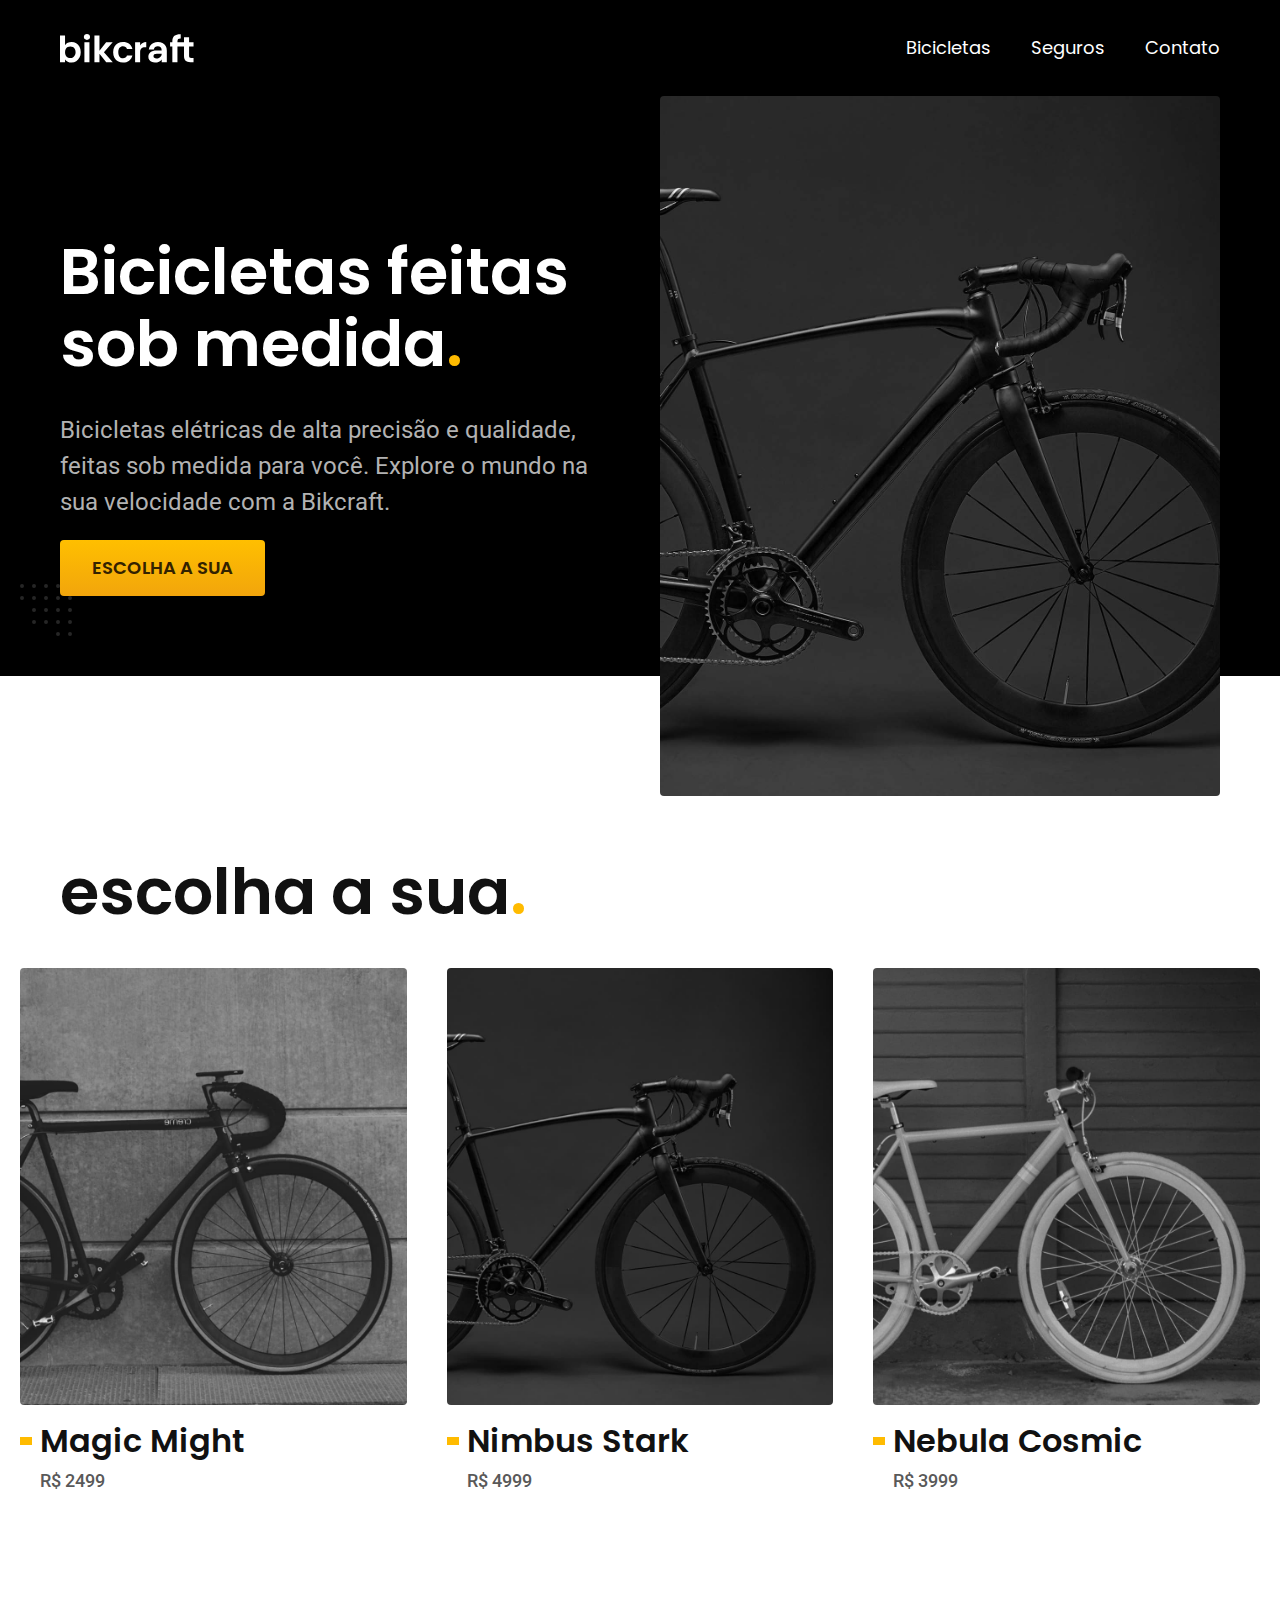
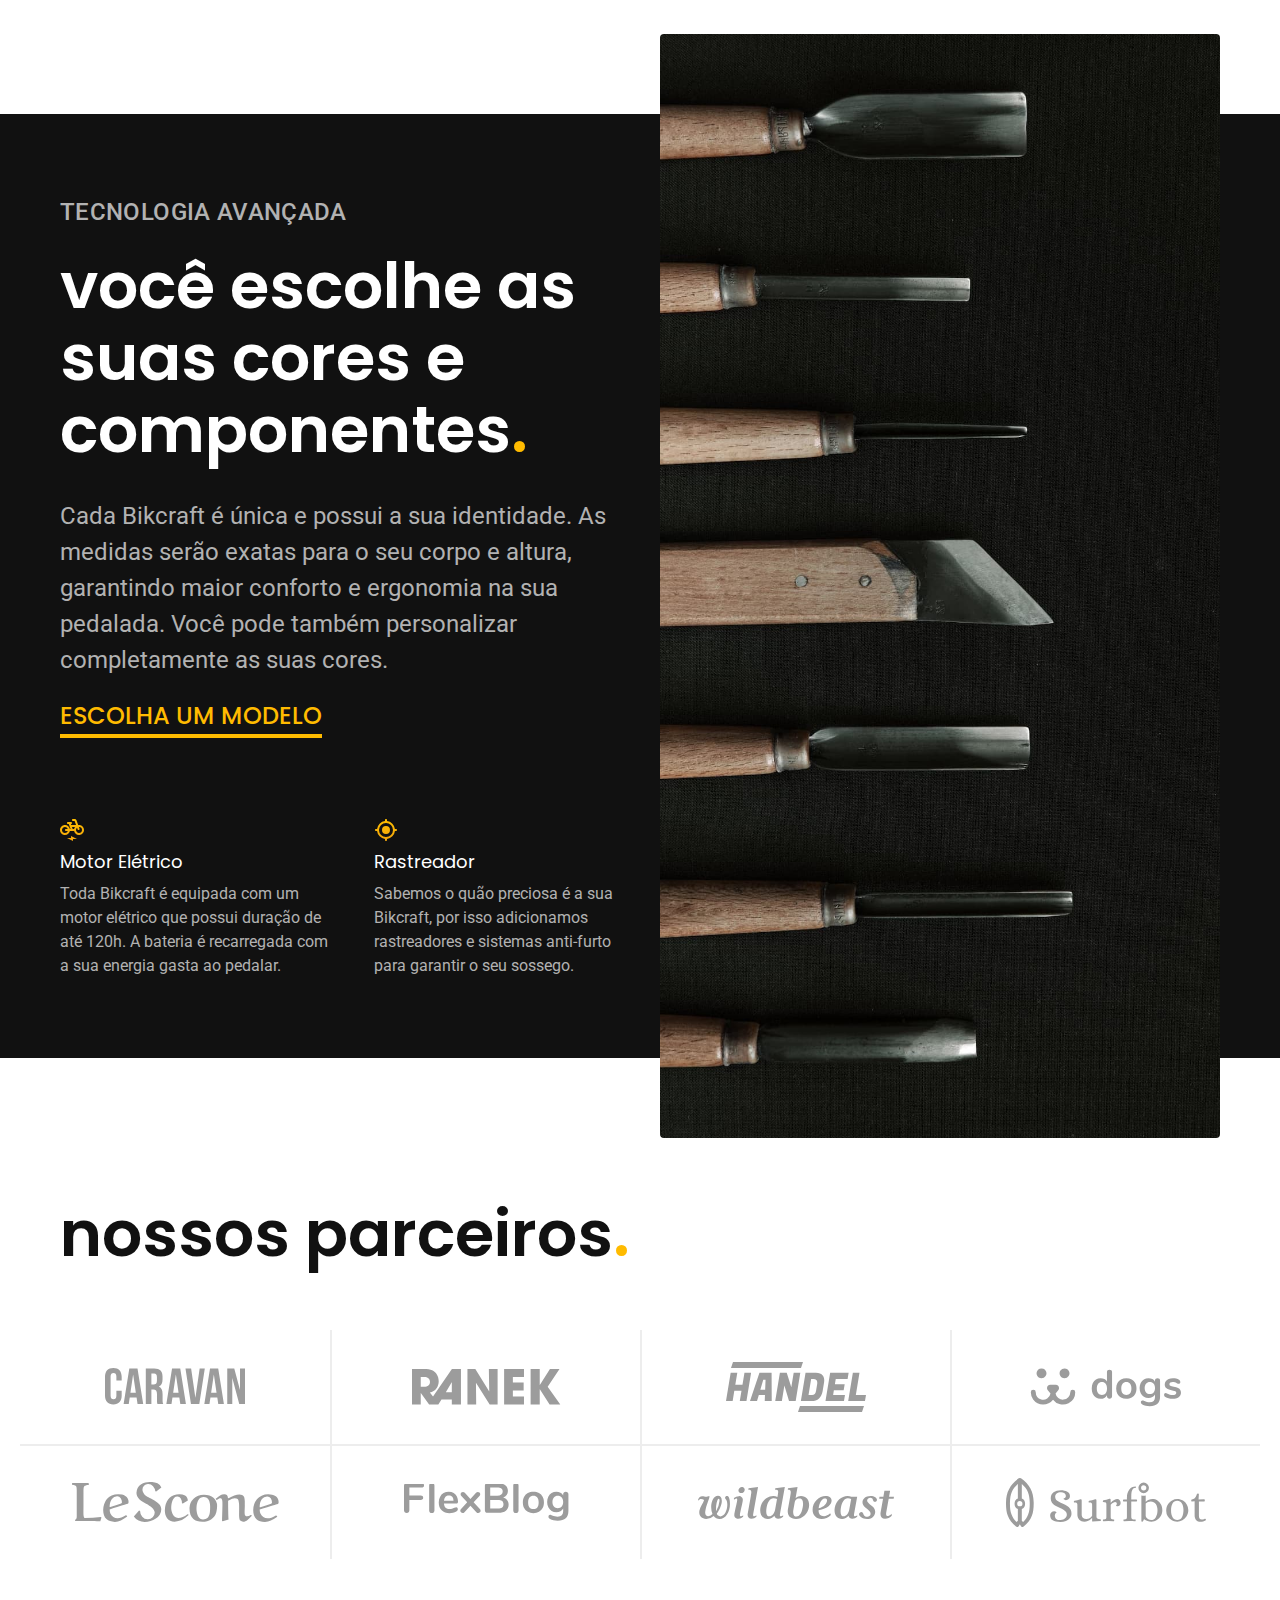
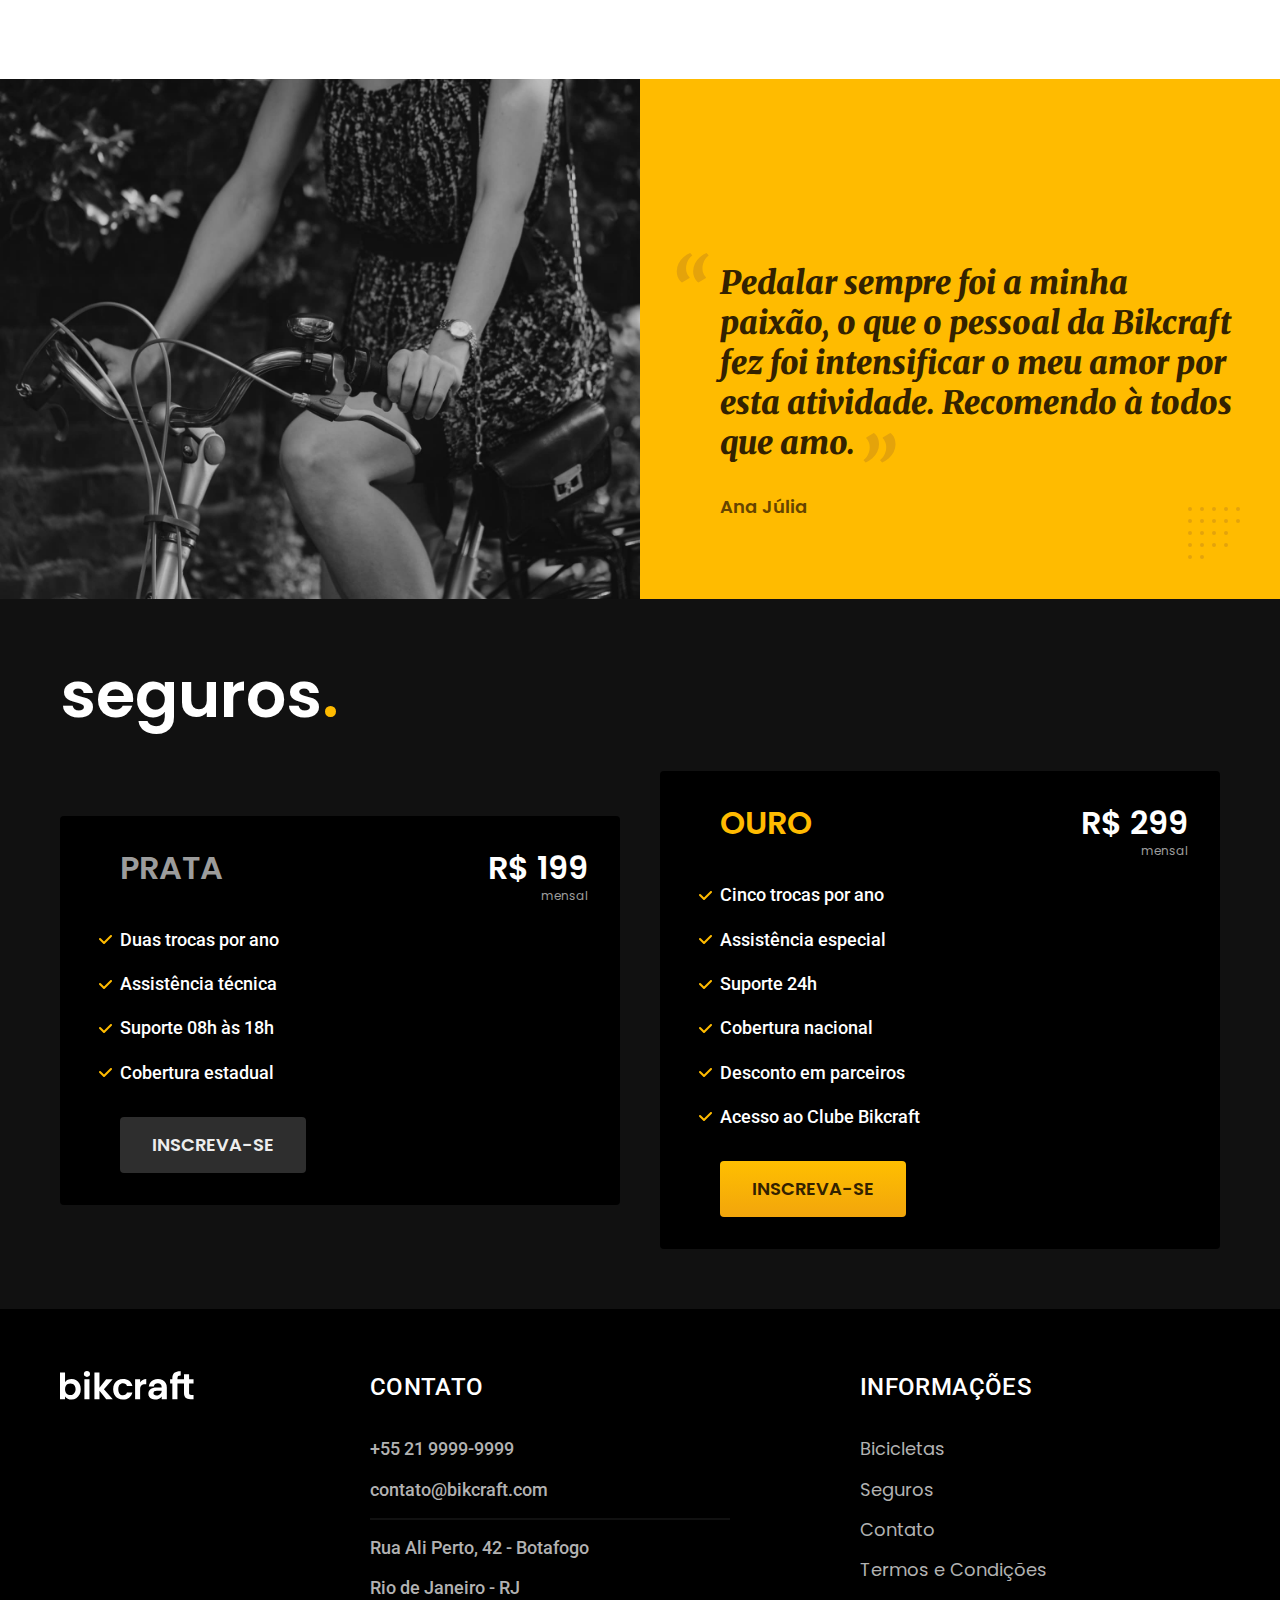
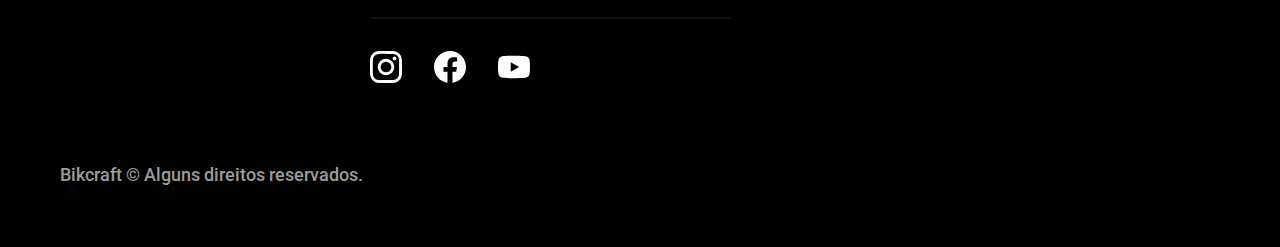
<file: index.html>
<!DOCTYPE html>
<html lang="pt-br">

<head>
  <meta charset="UTF-8">
  <meta name="viewport" content="width=device-width, initial-scale=1.0">

  <title>Bikcraft - Bicicletas Elétricas</title>
  <meta name="description" content="Bicicletas elétricas de alta precisão e qualidade, feitas sob medida para o cliente. Explore o mundo na sua velocidade com a Bikcraft.">

 
   <link rel="shortcut icon" href="./favicon.svg" type="image/x-icon">
  <link rel="preload" href="./css/style.min.css" as="style">
  <link rel="stylesheet" href="./css/style.min.css">

  <script>document.documentElement.classList.add('js');</script>
  <link rel="preconnect" href="https://fonts.googleapis.com">
  <link rel="preconnect" href="https://fonts.gstatic.com" crossorigin>
  <link href="https://fonts.googleapis.com/css2?family=Merriweather:ital,wght@1,900&family=Poppins:wght@400;600&family=Roboto:wght@400;500&display=swap" rel="stylesheet">
  <link rel="preconnect" href="https://fonts.googleapis.com">
  
</head>

<body>
  <header class="header-bg">
    <div class="header container">
      <a href="./">
        <img src="./img/bikcraft.svg" width="136" height="32" alt="Bikcraft">
      </a>

      <nav aria-label="primaria">
        <ul class="header-menu font-1-m cor-0">
          <li><a href="./bicicletas.html">Bicicletas</a></li>
          <li><a href="./seguros.html">Seguros</a></li>
          <li><a href="./contato.html">Contato</a></li>
        </ul>
      </nav>
    </div>
  </header>

  <main class="introducao-bg" data-anime="500">
    <div class="introducao container">
      <div class="introducao-conteudo">
        <h1 class="font-1-xxl cor-0 fadeInDown" data-anime="200">Bicicletas feitas sob medida<span class="cor-p1">.</span></h1>
        <p class="font-2-l cor-5 fadeInDown" data-anime="400">Bicicletas elétricas de alta precisão e qualidade, feitas sob medida para você. Explore o mundo na sua velocidade com a Bikcraft.</p>
        <a class="botao fadeInDown" data-anime="600" href="./bicicletas.html">Escolha a sua</a>
      </div>
      <picture data-anime="800" class="fadeInDown">
        <source media="(max-width: 800px)" srcset="./img/bicicletas/nimbus.jpg">
        <img src="./img/fotos/introducao.jpg" width="1280" height="1600" alt="Bicicleta elétrica preta.">
      </picture>
    </div>
  </main>

  <article class="bicicletas-lista">
    <h2 class="container font-1-xxl">escolha a sua<span class="cor-p1">.</span></h2>

    <ul>
      <li>
        <a href="./bicicletas/magic.html">
          <img src="./img/bicicletas/magic-home.jpg" alt="Bicicleta preta" width="920" height="1040">
          <h3 class="font-1-xl">Magic Might</h3>
          <span class="font-2-m cor-8">R$ 2499</span>
        </a>
      </li>
      <li>
        <a href="./bicicletas/nimbus.html">
          <img src="./img/bicicletas/nimbus-home.jpg" alt="Bicicleta preta" width="920" height="1040">
          <h3 class="font-1-xl">Nimbus Stark</h3>
          <span class="font-2-m cor-8">R$ 4999</span>
        </a>
      </li>
      <li>
        <a href="./bicicletas/nebula.html">
          <img src="./img/bicicletas/nebula-home.jpg" alt="Bicicleta preta" width="920" height="1040">
          <h3 class="font-1-xl">Nebula Cosmic</h3>
          <span class="font-2-m cor-8">R$ 3999</span>
        </a>
      </li>
    </ul>
  </article>

  <article class="tecnologia-bg">
    <div class="tecnologia container">
      <div class="tecnologia-conteudo">
        <span class="font-2-l-b cor-5">Tecnologia Avançada</span>
        <h2 class="font-1-xxl cor-0">você escolhe as suas cores e componentes<span class="cor-p1">.</span></h2>
        <p class="font-2-l cor-5">Cada Bikcraft é única e possui a sua identidade. As medidas serão exatas para o seu corpo e altura, garantindo maior conforto e ergonomia na sua pedalada. Você pode também personalizar completamente as suas cores.</p>
        <a class="link" href="./bicicletas.html">Escolha um modelo</a>
        <div class="tecnologia-vantagens">
          <div>
            <img src="./img/icones/eletrica.svg" width="24" height="24" alt="">
            <h3 class="font-1-m cor-0">Motor Elétrico</h3>
            <p class="font-2-s cor-5">Toda Bikcraft é equipada com um motor elétrico que possui duração de até 120h. A bateria é recarregada com a sua energia gasta ao pedalar.</p>
          </div>
          <div>
            <img src="./img/icones/rastreador.svg" width="24" height="24" alt="">
            <h3 class="font-1-m cor-0">Rastreador</h3>
            <p class="font-2-s cor-5">Sabemos o quão preciosa é a sua Bikcraft, por isso adicionamos rastreadores e sistemas anti-furto para garantir o seu sossego.</p>
          </div>
        </div>
      </div>
      <div class="tecnologia-imagem">
        <img src="./img/fotos/tecnologia.jpg" width="1200" height="1920" alt="">
      </div>
    </div>
  </article>

  <section class="parceiros" aria-label="Nossos Parceiros">
    <h2 class="container font-1-xxl">nossos parceiros<span class="cor-p1">.</span></h2>

    <ul>
      <li><img src="./img/parceiros/caravan.svg" alt="Caravan" width="140" height="38"></li>
      <li><img src="./img/parceiros/ranek.svg" alt="Ranek" width="149" height="36"></li>
      <li><img src="./img/parceiros/handel.svg" alt="Handel" width="140" height="50"></li>
      <li><img src="./img/parceiros/dogs.svg" alt="Dogs" width="152" height="39"></li>
      <li><img src="./img/parceiros/lescone.svg" alt="LeScone" width="208" height="41"></li>
      <li><img src="./img/parceiros/flexblog.svg" alt="FlexBlog" width="165" height="38"></li>
      <li><img src="./img/parceiros/wildbeast.svg" alt="Wildbeast" width="196" height="34"></li>
      <li><img src="./img/parceiros/surfbot.svg" alt="Surfbot" width="200" height="49"></li>
    </ul>
  </section>

  <section class="depoimento" aria-label="Depoimento">
    <div>
      <img src="./img/fotos/depoimento.jpg" width="1560" height="1360" alt="Pessoa pedalando uma bicicleta Bikcraft">
    </div>
    <div class="depoimento-conteudo">
      <blockquote class="font-1-xl cor-p5">
        <p>Pedalar sempre foi a minha paixão, o que o pessoal da Bikcraft fez foi intensificar o meu amor por esta atividade. Recomendo à todos que amo.</p>
      </blockquote>
      <span class="font-1-m-b cor-p4">Ana Júlia</span>
    </div>
  </section>

  <article class="seguros-bg">
    <div class="seguros container">
      <h2 class="font-1-xxl cor-0">seguros<span class="cor-p1">.</span></h2>
      <div class="seguros-item">
        <h3 class="font-1-xl cor-6">PRATA</h3>
        <span class="font-1-xl cor-0">R$ 199 <span class="font-1-xs cor-6">mensal</span></span>
        <ul class="font-2-m cor-0">
          <li>Duas trocas por ano</li>
          <li>Assistência técnica</li>
          <li>Suporte 08h às 18h</li>
          <li>Cobertura estadual</li>
        </ul>
        <a class="botao secundario" href="./orcamento.html?tipo=seguro&produto=prata">Inscreva-se</a>
      </div>

      <div class="seguros-item">
        <h3 class="font-1-xl cor-p1">OURO</h3>
        <span class="font-1-xl cor-0">R$ 299 <span class="font-1-xs cor-6">mensal</span></span>
        <ul class="font-2-m cor-0">
          <li>Cinco trocas por ano</li>
          <li>Assistência especial</li>
          <li>Suporte 24h</li>
          <li>Cobertura nacional</li>
          <li>Desconto em parceiros</li>
          <li>Acesso ao Clube Bikcraft</li>
        </ul>
        <a class="botao" href="./orcamento.html?tipo=seguro&produto=ouro">Inscreva-se</a>
      </div>
    </div>
  </article>

  <footer class="footer-bg">
    <div class="footer container">
      <img src="./img/bikcraft.svg" width="136" height="32" alt="Bikcraft">
      <div class="footer-contato">
        <h3 class="font-2-l-b cor-0">Contato</h3>
        <ul class="font-2-m cor-5">
          <li><a href="tel:+552199999999">+55 21 9999-9999</a></li>
          <li><a href="mailto:contato@bikcraft.com">contato@bikcraft.com</a></li>
          <li>Rua Ali Perto, 42 - Botafogo</li>
          <li>Rio de Janeiro - RJ</li>
        </ul>
        <div class="footer-redes">
          <a href="./">
            <img src="./img/redes/instagram.svg" width="32" height="32" alt="Instagram">
          </a>
          <a href="./">
            <img src="./img/redes/facebook.svg" width="32" height="32" alt="Facebook">
          </a>
          <a href="./">
            <img src="./img/redes/youtube.svg" width="32" height="32" alt="Youtube">
          </a>
        </div>
      </div>
      <div class="footer-informacoes">
        <h3 class="font-2-l-b cor-0">Informações</h3>
        <nav>
          <ul class="font-1-m cor-5">
            <li><a href="./bicicletas.html">Bicicletas</a></li>
            <li><a href="./seguros.html">Seguros</a></li>
            <li><a href="./contato.html">Contato</a></li>
            <li><a href="./termos.html">Termos e Condições</a></li>
          </ul>
        </nav>
      </div>
      <p class="footer-copy font-2-m cor-6">Bikcraft © Alguns direitos reservados.</p>
    </div>
  </footer>

  <script src="./js/plugins/simple-anime.js"></script>
  <script src="./js/script.js"></script>
</body>

</html>
</file>
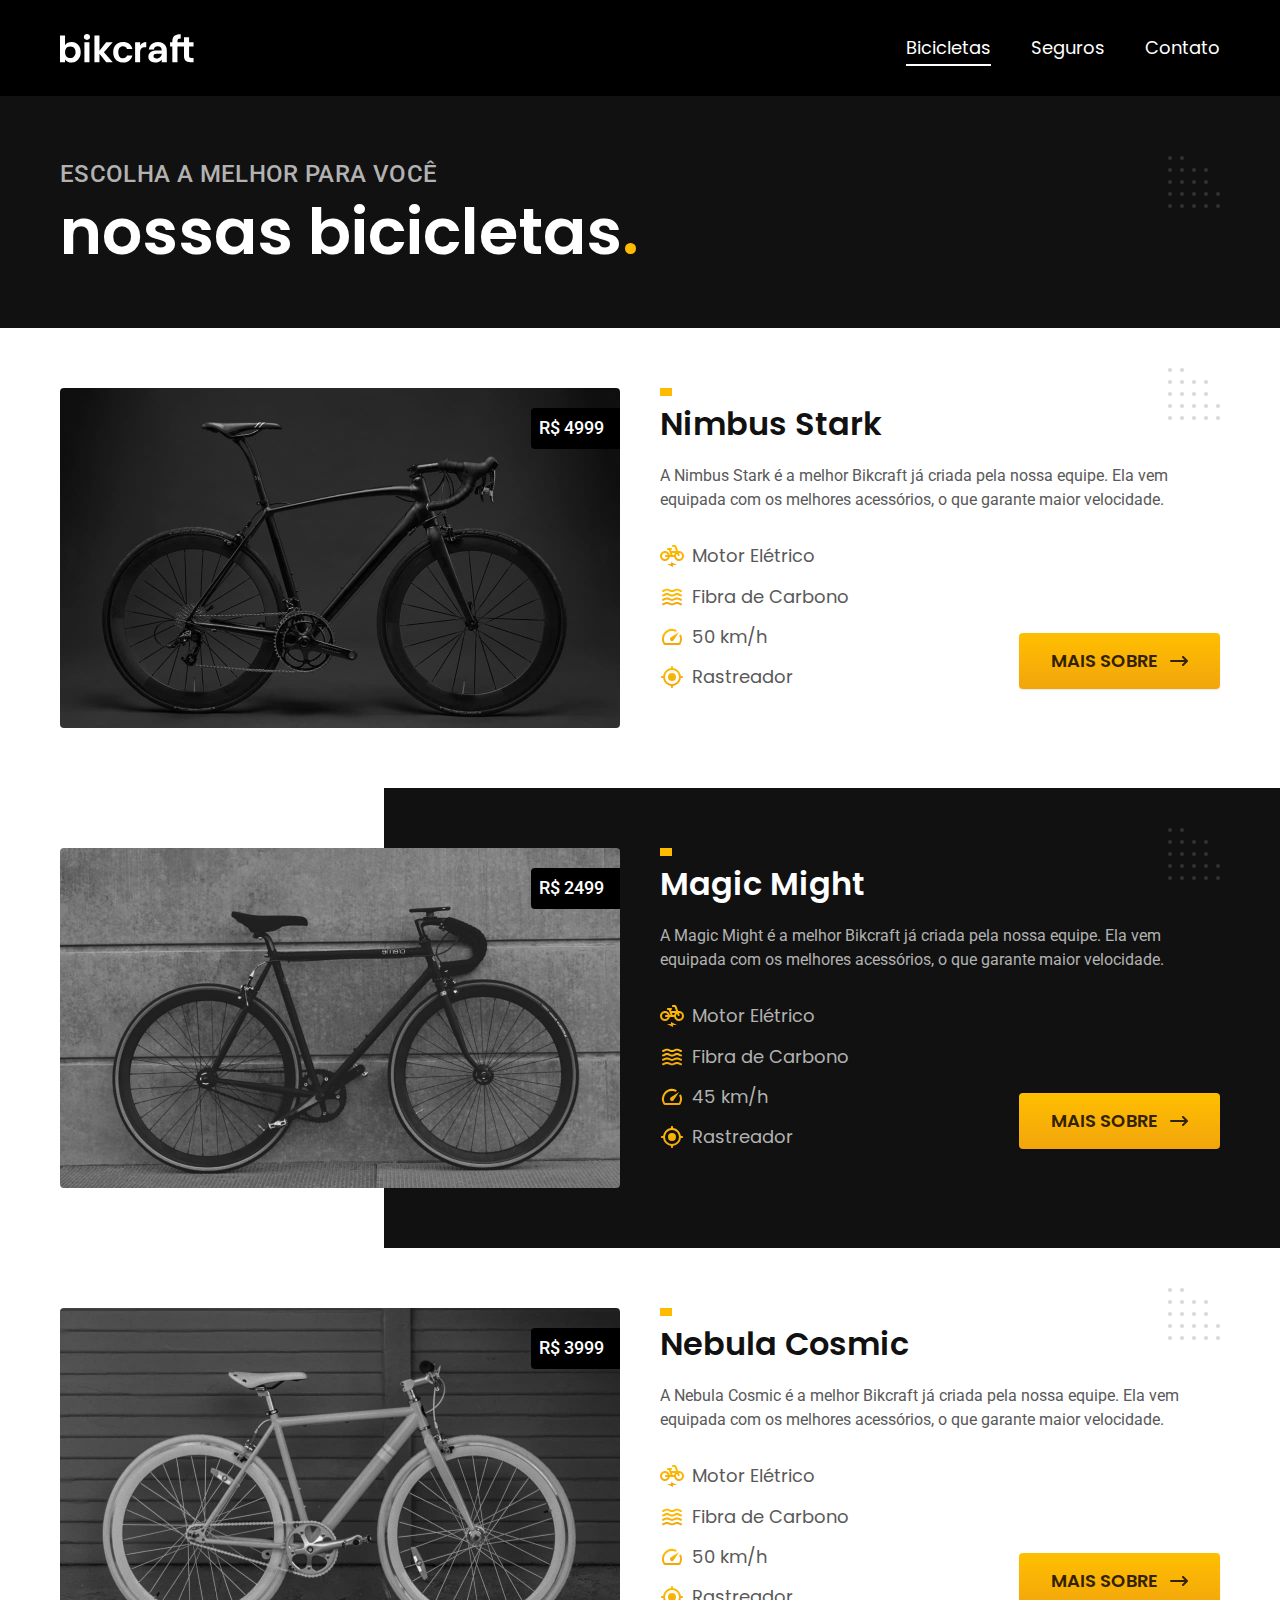
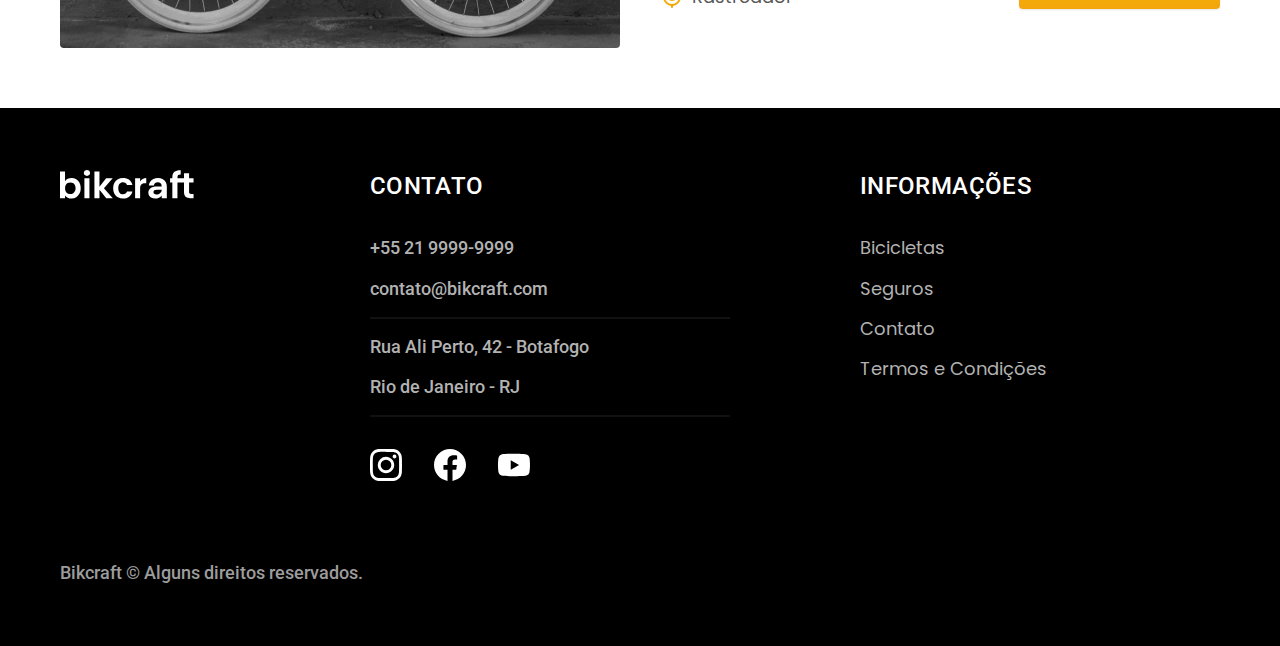
<file: bicicletas.html>
<!DOCTYPE html>
<html lang="pt-br">

<head>
  <meta charset="UTF-8">
  <meta name="viewport" content="width=device-width, initial-scale=1.0">

  <title>Bicicletas | Bikcraft</title>
  <meta name="description" content="Bicicletas">

   <link rel="shortcut icon" href="./favicon.svg" type="image/x-icon">
  <link rel="preload" href="./css/style.min.css" as="style">
  <link rel="stylesheet" href="./css/style.min.css">
<script>document.documentElement.classList.add('js');</script>
  <link rel="preconnect" href="https://fonts.googleapis.com">
  <link rel="preconnect" href="https://fonts.gstatic.com" crossorigin>
  <link href="https://fonts.googleapis.com/css2?family=Merriweather:ital,wght@1,900&family=Poppins:wght@400;600&family=Roboto:wght@400;500&display=swap" rel="stylesheet">
</head>

<body id="bicicletas">
  <header class="header-bg">
    <div class="header container">
      <a href="./">
        <img src="./img/bikcraft.svg" alt="Bikcraft">
      </a>

      <nav aria-label="primaria">
        <ul class="header-menu font-1-m cor-0">
          <li><a href="./bicicletas.html">Bicicletas</a></li>
          <li><a href="./seguros.html">Seguros</a></li>
          <li><a href="./contato.html">Contato</a></li>
        </ul>
      </nav>
    </div>
  </header>

  <main>
    <div class="titulo-bg">
      <div class="titulo container">
        <p class="font-2-l-b cor-5">Escolha a melhor para você</p>
        <h1 class="font-1-xxl cor-0">nossas bicicletas<span class="cor-p1">.</span></h1>
      </div>
    </div>

    <div class="bicicletas container">
      <div class="bicicletas-imagem">
        <img src="./img/bicicletas/nimbus.jpg" alt="Bicicleta preta">
        <span class="font-2-m cor-0">R$ 4999</span>
      </div>
      <div class="bicicletas-conteudo">
        <h2 class="font-1-xl">Nimbus Stark</h2>
        <p class="font-2-s cor-8">A Nimbus Stark é a melhor Bikcraft já criada pela nossa equipe. Ela vem equipada com os melhores acessórios, o que garante maior velocidade.</p>
        <ul class="font-1-m cor-8">
          <li>
            <img src="./img/icones/eletrica.svg" alt="">
            Motor Elétrico
          </li>
          <li>
            <img src="./img/icones/carbono.svg" alt="">
            Fibra de Carbono
          </li>
          <li>
            <img src="./img/icones/velocidade.svg" alt="">
            50 km/h
          </li>
          <li>
            <img src="./img/icones/rastreador.svg" alt="">
            Rastreador
          </li>
        </ul>
        <a class="botao seta" href="./bicicletas/nimbus.html">Mais Sobre</a>
      </div>
    </div>

    <div class="bicicletas-bg">
      <div class="bicicletas container">
        <div class="bicicletas-imagem">
          <img src="./img/bicicletas/magic.jpg" alt="Bicicleta preta">
          <span class="font-2-m cor-0">R$ 2499</span>
        </div>
        <div class="bicicletas-conteudo">
          <h2 class="font-1-xl cor-0">Magic Might</h2>
          <p class="font-2-s cor-5">A Magic Might é a melhor Bikcraft já criada pela nossa equipe. Ela vem equipada com os melhores acessórios, o que garante maior velocidade.</p>
          <ul class="font-1-m cor-5">
            <li>
              <img src="./img/icones/eletrica.svg" alt="">
              Motor Elétrico
            </li>
            <li>
              <img src="./img/icones/carbono.svg" alt="">
              Fibra de Carbono
            </li>
            <li>
              <img src="./img/icones/velocidade.svg" alt="">
              45 km/h
            </li>
            <li>
              <img src="./img/icones/rastreador.svg" alt="">
              Rastreador
            </li>
          </ul>
          <a class="botao seta" href="./bicicletas/magic.html">Mais Sobre</a>
        </div>
      </div>
    </div>

    <div class="bicicletas container">
      <div class="bicicletas-imagem">
        <img src="./img/bicicletas/nebula.jpg" alt="Bicicleta preta">
        <span class="font-2-m cor-0">R$ 3999</span>
      </div>
      <div class="bicicletas-conteudo">
        <h2 class="font-1-xl">Nebula Cosmic</h2>
        <p class="font-2-s cor-8">A Nebula Cosmic é a melhor Bikcraft já criada pela nossa equipe. Ela vem equipada com os melhores acessórios, o que garante maior velocidade.</p>
        <ul class="font-1-m cor-8">
          <li>
            <img src="./img/icones/eletrica.svg" alt="">
            Motor Elétrico
          </li>
          <li>
            <img src="./img/icones/carbono.svg" alt="">
            Fibra de Carbono
          </li>
          <li>
            <img src="./img/icones/velocidade.svg" alt="">
            50 km/h
          </li>
          <li>
            <img src="./img/icones/rastreador.svg" alt="">
            Rastreador
          </li>
        </ul>
        <a class="botao seta" href="./bicicletas/nebula.html">Mais Sobre</a>
      </div>
    </div>

  </main>

  <footer class="footer-bg">
    <div class="footer container">
      <img src="./img/bikcraft.svg" alt="Bikcraft">
      <div class="footer-contato">
        <h3 class="font-2-l-b cor-0">Contato</h3>
        <ul class="font-2-m cor-5">
          <li><a href="tel:+552199999999">+55 21 9999-9999</a></li>
          <li><a href="mailto:contato@bikcraft.com">contato@bikcraft.com</a></li>
          <li>Rua Ali Perto, 42 - Botafogo</li>
          <li>Rio de Janeiro - RJ</li>
        </ul>
        <div class="footer-redes">
          <a href="./">
            <img src="./img/redes/instagram.svg" alt="Instagram">
          </a>
          <a href="./">
            <img src="./img/redes/facebook.svg" alt="Facebook">
          </a>
          <a href="./">
            <img src="./img/redes/youtube.svg" alt="Youtube">
          </a>
        </div>
      </div>
      <div class="footer-informacoes">
        <h3 class="font-2-l-b cor-0">Informações</h3>
        <nav>
          <ul class="font-1-m cor-5">
            <li><a href="./bicicletas.html">Bicicletas</a></li>
            <li><a href="./seguros.html">Seguros</a></li>
            <li><a href="./contato.html">Contato</a></li>
            <li><a href="./termos.html">Termos e Condições</a></li>
          </ul>
        </nav>
      </div>
      <p class="footer-copy font-2-m cor-6">Bikcraft © Alguns direitos reservados.</p>
    </div>
  </footer>
  <script src="./js/script.js"></script>
</body>

</html>
</file>
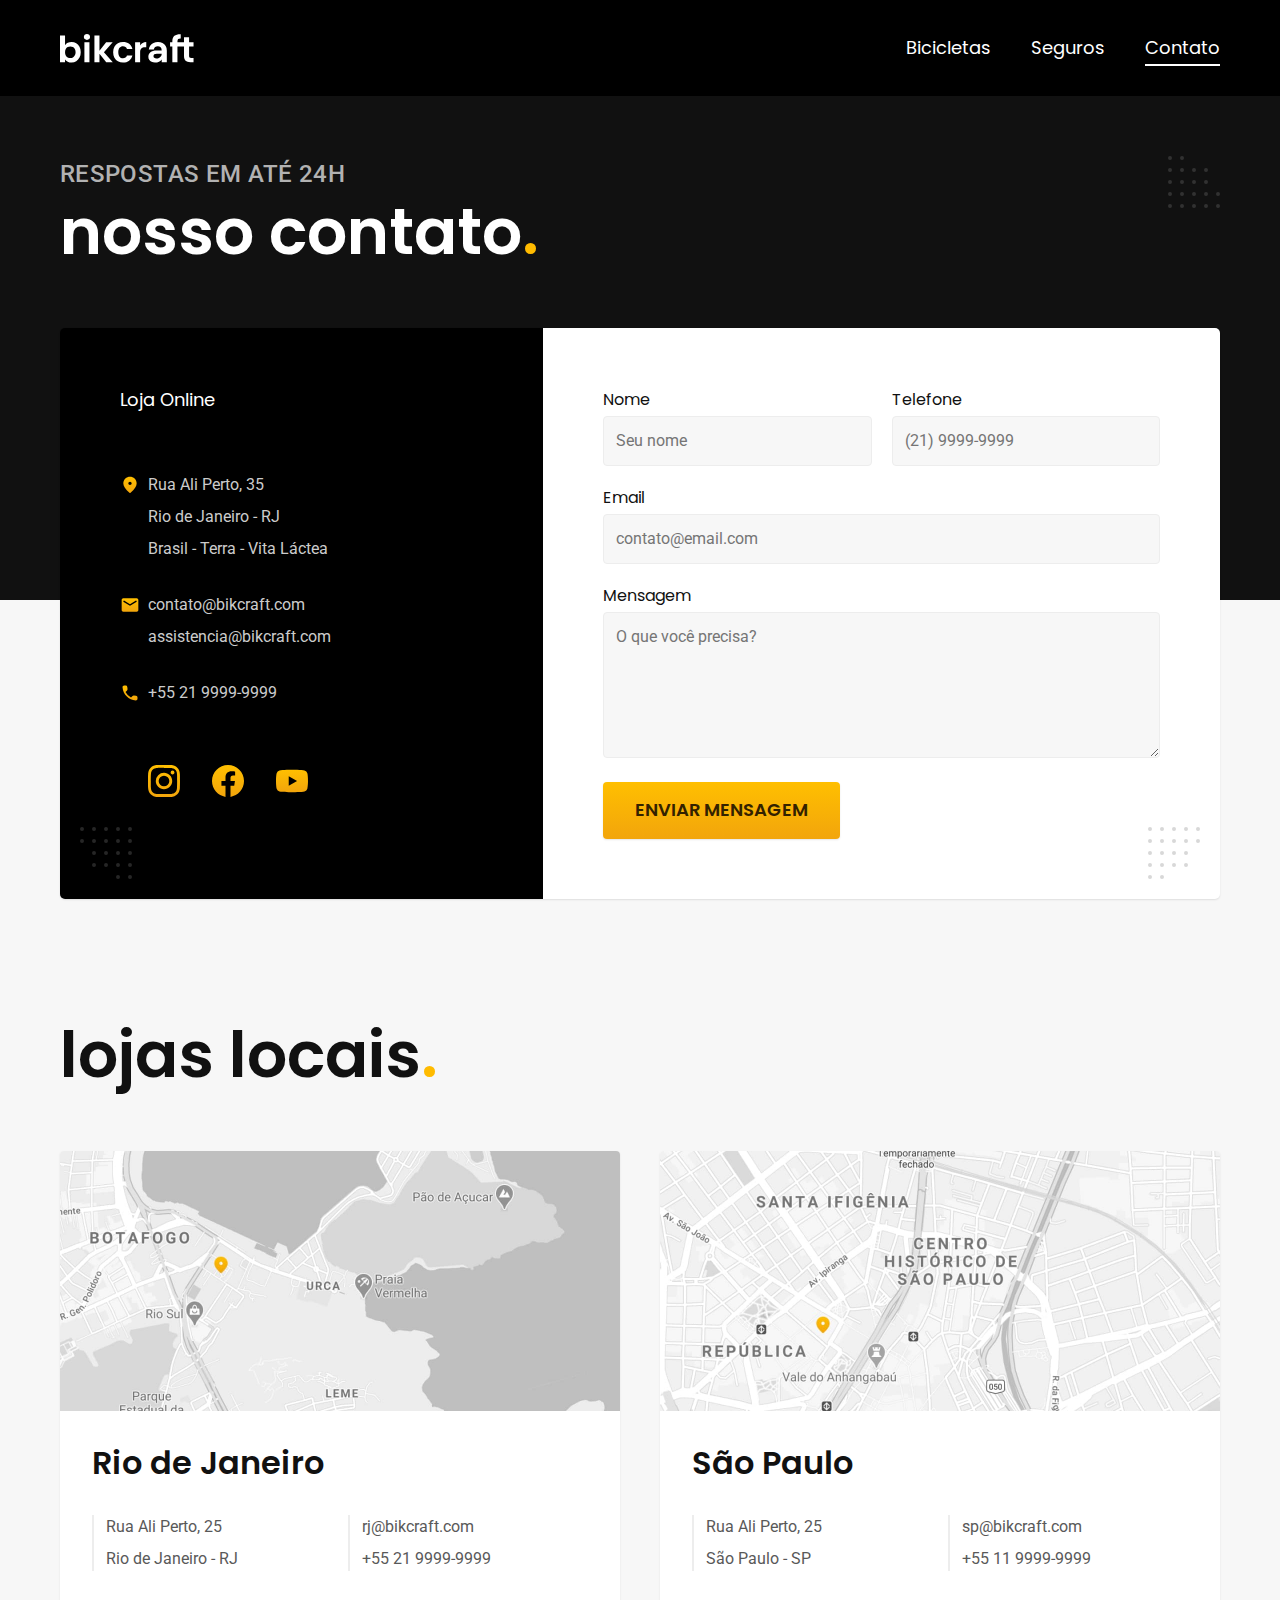
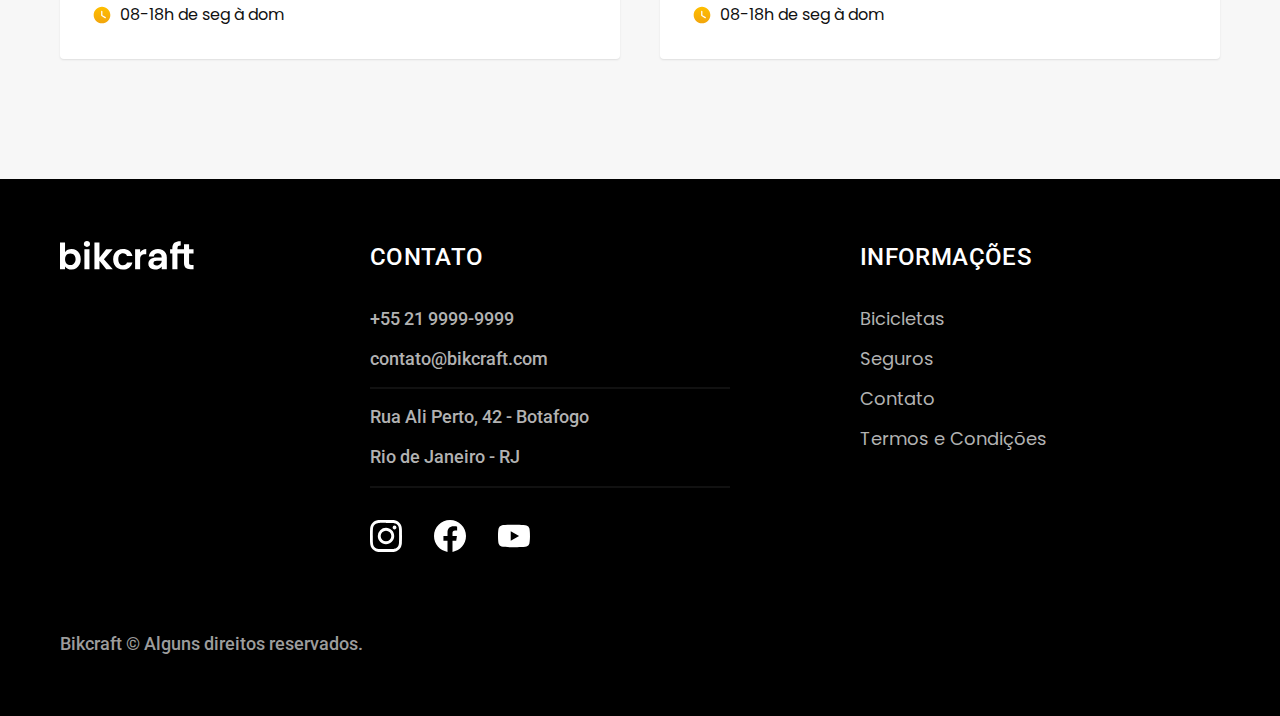
<file: contato.html>
<!DOCTYPE html>
<html lang="pt-br">

<head>
  <meta charset="UTF-8">
  <meta name="viewport" content="width=device-width, initial-scale=1.0">

  <title>Contato | Bikcraft</title>
  <meta name="description" content="Contato.">

   <link rel="shortcut icon" href="./favicon.svg" type="image/x-icon">
  <link rel="preload" href="./css/style.min.css" as="style">
  <link rel="stylesheet" href="./css/style.min.css">
<script>document.documentElement.classList.add('js');</script>
  <link rel="preconnect" href="https://fonts.googleapis.com">
  <link rel="preconnect" href="https://fonts.gstatic.com" crossorigin>
  <link href="https://fonts.googleapis.com/css2?family=Merriweather:ital,wght@1,900&family=Poppins:wght@400;600&family=Roboto:wght@400;500&display=swap" rel="stylesheet">
</head>

<body id="contato">
  <header class="header-bg">
    <div class="header container">
      <a href="./">
        <img src="./img/bikcraft.svg" alt="Bikcraft">
      </a>

      <nav aria-label="primaria">
        <ul class="header-menu font-1-m cor-0">
          <li><a href="./bicicletas.html">Bicicletas</a></li>
          <li><a href="./seguros.html">Seguros</a></li>
          <li><a href="./contato.html">Contato</a></li>
        </ul>
      </nav>
    </div>
  </header>

  <main>
    <div class="titulo-bg">
      <div class="titulo container">
        <p class="font-2-l-b cor-5">Respostas em até 24h</p>
        <h1 class="font-1-xxl cor-0">nosso contato<span class="cor-p1">.</span></h1>
      </div>
    </div>

    <div class="contato container">
      <section class="contato-dados" aria-label="Endereço">
        <h2 class="font-1-m cor-0">Loja Online</h2>
        <div class="contato-endereco font-2-s cor-4">
          <p>Rua Ali Perto, 35</p>
          <p>Rio de Janeiro - RJ</p>
          <p>Brasil - Terra - Vita Láctea</p>
        </div>
        <address class="contato-meios font-2-s cor-4">
          <a href="mailto:contato@bikcraft.com">contato@bikcraft.com</a>
          <a href="mailto:assistencia@bikcraft.com">assistencia@bikcraft.com</a>
          <a href="tel:+552199999999">+55 21 9999-9999</a>
        </address>
        <div class="contato-redes">
          <a href="./">
            <img src="./img/redes/instagram-p.svg" alt="Instagram">
          </a>
          <a href="./">
            <img src="./img/redes/facebook-p.svg" alt="Facebook">
          </a>
          <a href="./">
            <img src="./img/redes/youtube-p.svg" alt="Youtube">
          </a>
        </div>
      </section>
      <section class="contato-formulario" aria-label="Formulário">
        <form class="form" action="./contato.html">
          <div>
            <label for="nome">Nome</label>
            <input type="text" id="nome" name="nome" placeholder="Seu nome">
          </div>
          <div>
            <label for="telefone">Telefone</label>
            <input type="text" id="telefone" name="telefone" placeholder="(21) 9999-9999">
          </div>
          <div class="col-2">
            <label for="email">Email</label>
            <input type="email" id="email" name="email" placeholder="contato@email.com">
          </div>
          <div class="col-2">
            <label for="mensagem">Mensagem</label>
            <textarea rows="5" id="mensagem" name="mensagem" placeholder="O que você precisa?"></textarea>
          </div>
          <button class="botao col-2">Enviar Mensagem</button>
        </form>
      </section>
    </div>
  </main>

  <article class="lojas container">
    <h2 class="font-1-xxl">lojas locais<span class="cor-p1">.</span></h2>
    <div class="lojas-item">
      <img src="./img/lojas/rj.jpg" alt="mapa marcando o endereço em Rua Ali Perto, 25 - Rio de Janeiro - RJ">
      <div class="lojas-conteudo">
        <h3 class="font-1-xl">Rio de Janeiro</h3>
        <div class="lojas-dados font-2-s cor-8">
          <p>Rua Ali Perto, 25</p>
          <p>Rio de Janeiro - RJ</p>
        </div>
        <div class="lojas-dados font-2-s cor-8">
          <a href="mailto:rj@bikcraft.com">rj@bikcraft.com</a>
          <a href="tel:+552199999999">+55 21 9999-9999</a>
        </div>
        <p class="lojas-tempo font-1-s"><img src="./img/icones/horario.svg" alt="">08-18h de seg à dom</p>
      </div>
    </div>

    <div class="lojas-item">
      <img src="./img/lojas/sp.jpg" alt="mapa marcando o endereço em Rua Ali Perto, 25 - São Paulo - SP">
      <div class="lojas-conteudo">
        <h3 class="font-1-xl">São Paulo</h3>
        <div class="lojas-dados font-2-s cor-8">
          <p>Rua Ali Perto, 25</p>
          <p>São Paulo - SP</p>
        </div>
        <div class="lojas-dados font-2-s cor-8">
          <a href="mailto:sp@bikcraft.com">sp@bikcraft.com</a>
          <a href="tel:+551199999999">+55 11 9999-9999</a>
        </div>
        <p class="lojas-tempo font-1-s"><img src="./img/icones/horario.svg" alt="">08-18h de seg à dom</p>
      </div>
    </div>
  </article>

  <footer class="footer-bg">
    <div class="footer container">
      <img src="./img/bikcraft.svg" alt="Bikcraft">
      <div class="footer-contato">
        <h3 class="font-2-l-b cor-0">Contato</h3>
        <ul class="font-2-m cor-5">
          <li><a href="tel:+552199999999">+55 21 9999-9999</a></li>
          <li><a href="mailto:contato@bikcraft.com">contato@bikcraft.com</a></li>
          <li>Rua Ali Perto, 42 - Botafogo</li>
          <li>Rio de Janeiro - RJ</li>
        </ul>
        <div class="footer-redes">
          <a href="./">
            <img src="./img/redes/instagram.svg" alt="Instagram">
          </a>
          <a href="./">
            <img src="./img/redes/facebook.svg" alt="Facebook">
          </a>
          <a href="./">
            <img src="./img/redes/youtube.svg" alt="Youtube">
          </a>
        </div>
      </div>
      <div class="footer-informacoes">
        <h3 class="font-2-l-b cor-0">Informações</h3>
        <nav>
          <ul class="font-1-m cor-5">
            <li><a href="./bicicletas.html">Bicicletas</a></li>
            <li><a href="./seguros.html">Seguros</a></li>
            <li><a href="./contato.html">Contato</a></li>
            <li><a href="./termos.html">Termos e Condições</a></li>
          </ul>
        </nav>
      </div>
      <p class="footer-copy font-2-m cor-6">Bikcraft © Alguns direitos reservados.</p>
    </div>
  </footer>
  <script src="./js/script.js"></script>
</body>

</html>
</file>
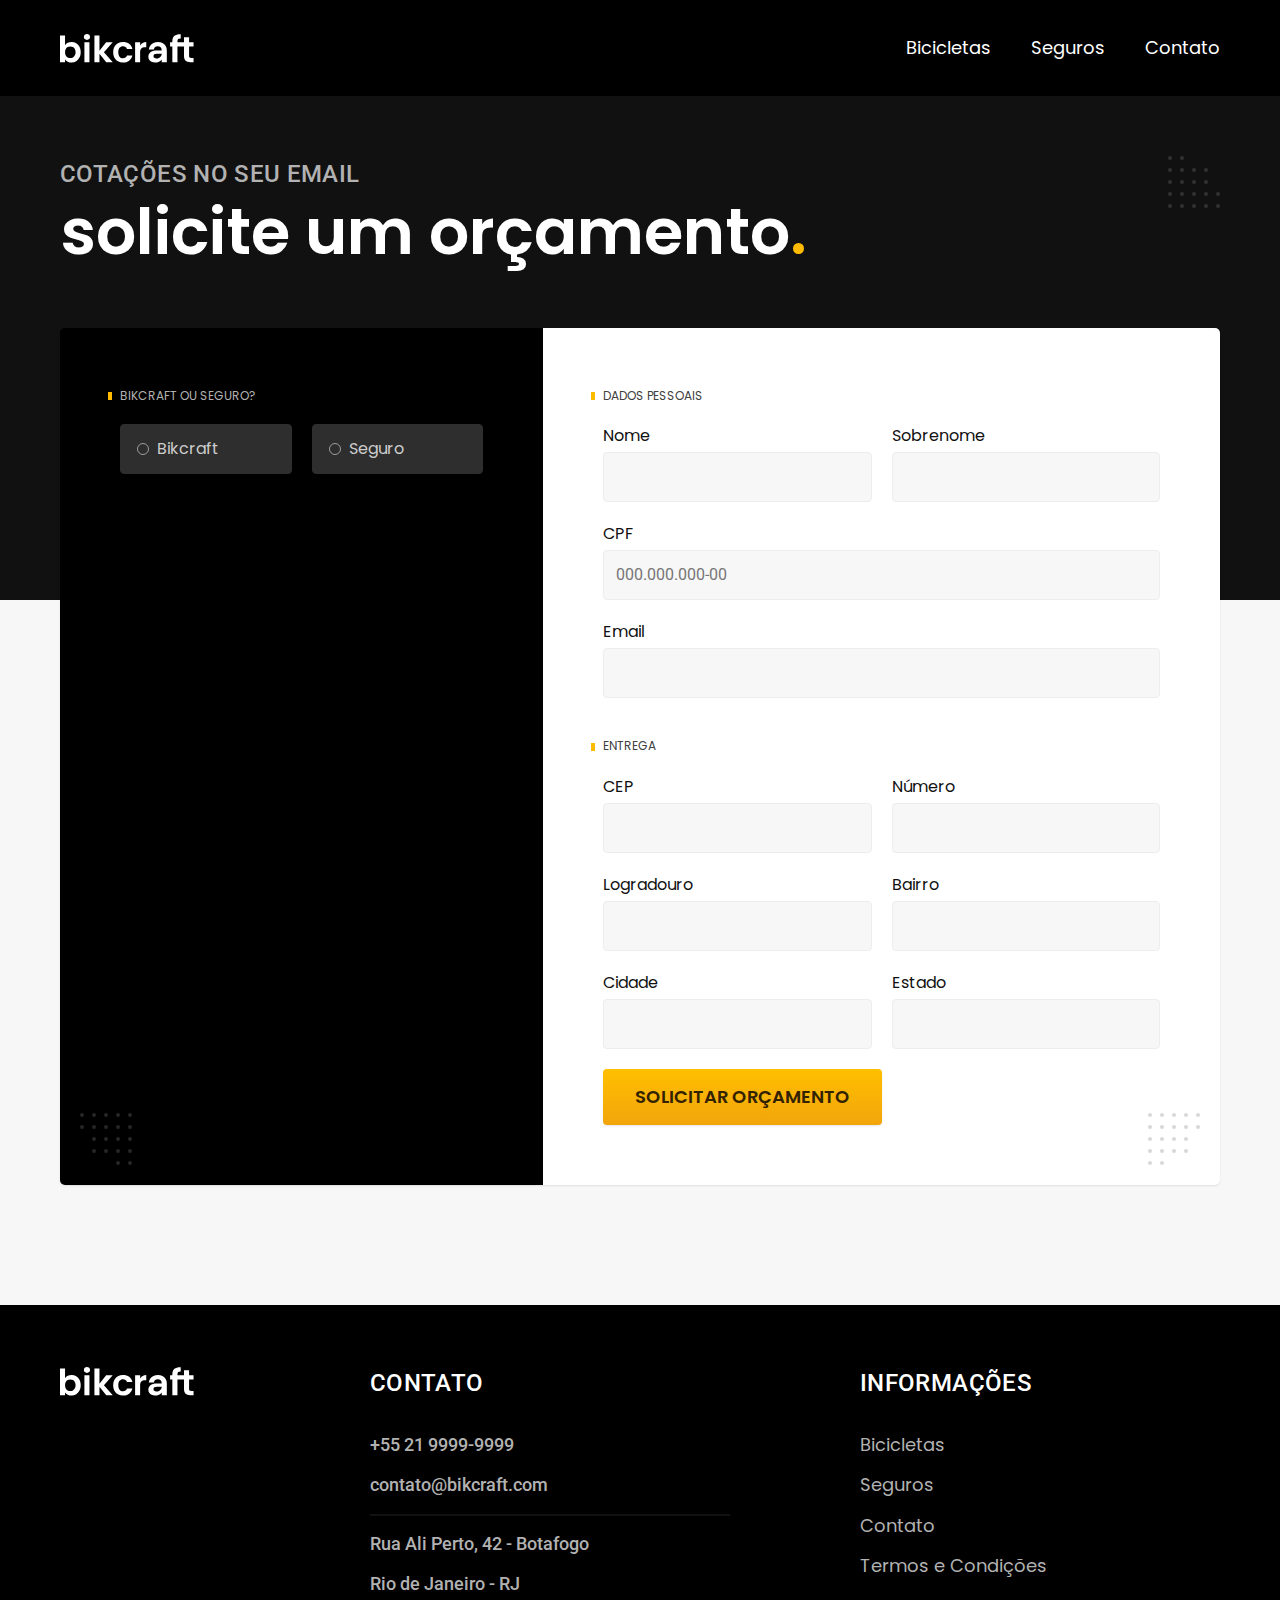
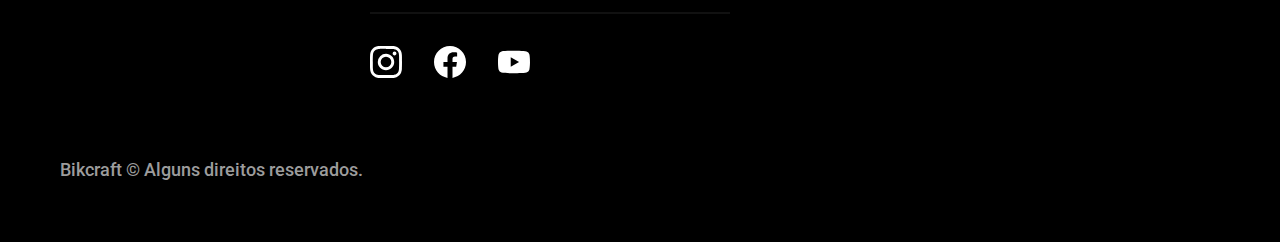
<file: orcamento.html>
<!DOCTYPE html>
<html lang="pt-br">

<head>
  <meta charset="UTF-8">
  <meta name="viewport" content="width=device-width, initial-scale=1.0">

  <title>Orçamento | Bikcraft</title>
  <meta name="description" content="Orçamento.">

   <link rel="shortcut icon" href="./favicon.svg" type="image/x-icon">
  <link rel="preload" href="./css/style.min.css" as="style">
  <link rel="stylesheet" href="./css/style.min.css">
<script>document.documentElement.classList.add('js');</script>
  <link rel="preconnect" href="https://fonts.googleapis.com">
  <link rel="preconnect" href="https://fonts.gstatic.com" crossorigin>
  <link href="https://fonts.googleapis.com/css2?family=Merriweather:ital,wght@1,900&family=Poppins:wght@400;600&family=Roboto:wght@400;500&display=swap" rel="stylesheet">
</head>

<body id="orcamento">
  <header class="header-bg">
    <div class="header container">
      <a href="./">
        <img src="./img/bikcraft.svg" alt="Bikcraft">
      </a>

      <nav aria-label="primaria">
        <ul class="header-menu font-1-m cor-0">
          <li><a href="./bicicletas.html">Bicicletas</a></li>
          <li><a href="./seguros.html">Seguros</a></li>
          <li><a href="./contato.html">Contato</a></li>
        </ul>
      </nav>
    </div>
  </header>

  <main>
    <div class="titulo-bg">
      <div class="titulo container">
        <p class="font-2-l-b cor-5">Cotações no seu email</p>
        <h1 class="font-1-xxl cor-0">solicite um orçamento<span class="cor-p1">.</span></h1>
      </div>
    </div>

    <form class="orcamento container" action="./orcamento.html">
      <div class="orcamento-produto">
        <h2 class="font-1-xs cor-5">Bikcraft ou Seguro?</h2>

        <input type="radio" name="tipo" value="bikcraft" id="bikcraft">
        <label for="bikcraft">Bikcraft</label>

        <input type="radio" name="tipo" value="seguro" id="seguro">
        <label for="seguro">Seguro</label>

        <div class="orcamento-conteudo" id="orcamento-bikcraft">
          <h2 class="font-1-xs cor-5">Escolha a sua</h2>

          <input type="radio" name="produto" value="nimbus" id="nimbus">
          <label for="nimbus">Nimbus Stark <span>R$ 4999</span></label>
          <div class="orcamento-detalhes">
            <ul class="font-1-xs cor-8">
              <li><img src="./img/icones/eletrica.svg" alt=""> Motor Elétrico</li>
              <li><img src="./img/icones/carbono.svg" alt=""> Fibra de Carbono</li>
              <li><img src="./img/icones/velocidade.svg" alt=""> 50 km/h</li>
              <li><img src="./img/icones/rastreador.svg" alt=""> Rastreador</li>
            </ul>
            <img src="./img/bicicletas/nimbus.jpg" alt="Bicicleta preta">
          </div>

          <input type="radio" name="produto" value="magic" id="magic">
          <label for="magic">Magic Might <span>R$ 2499</span></label>
          <div class="orcamento-detalhes">
            <ul class="font-1-xs cor-8">
              <li><img src="./img/icones/eletrica.svg" alt=""> Motor Elétrico</li>
              <li><img src="./img/icones/carbono.svg" alt=""> Fibra de Carbono</li>
              <li><img src="./img/icones/velocidade.svg" alt=""> 45 km/h</li>
              <li><img src="./img/icones/rastreador.svg" alt=""> Rastreador</li>
            </ul>
            <img src="./img/bicicletas/magic.jpg" alt="Bicicleta preta">
          </div>

          <input type="radio" name="produto" value="nebula" id="nebula">
          <label for="nebula">Nebula Cosmic <span>R$ 3999</span></label>
          <div class="orcamento-detalhes">
            <ul class="font-1-xs cor-8">
              <li><img src="./img/icones/eletrica.svg" alt=""> Motor Elétrico</li>
              <li><img src="./img/icones/carbono.svg" alt=""> Fibra de Carbono</li>
              <li><img src="./img/icones/velocidade.svg" alt=""> 40 km/h</li>
              <li><img src="./img/icones/rastreador.svg" alt=""> Rastreador</li>
            </ul>
            <img src="./img/bicicletas/nebula.jpg" alt="Bicicleta branca">
          </div>

        </div>

        <div class="orcamento-conteudo" id="orcamento-seguro">
          <h2 class="font-1-xs cor-5">Escolha o plano</h2>

          <input type="radio" name="produto" value="prata" id="prata">
          <label for="prata">Prata <span>R$ 199</span></label>

          <input type="radio" name="produto" value="ouro" id="ouro">
          <label for="ouro">Ouro <span>R$ 299</span></label>
        </div>
      </div>
      <div class="orcamento-dados form">
        <h2 class="font-1-xs cor-9 col-2">dados pessoais</h2>
        <div>
          <label for="nome">Nome</label>
          <input type="text" id="nome" name="nome">
        </div>
        <div>
          <label for="sobrenome">Sobrenome</label>
          <input type="text" id="sobrenome" name="sobrenome">
        </div>
        <div class="col-2">
          <label for="cpf">CPF</label>
          <input type="text" id="cpf" name="cpf" placeholder="000.000.000-00">
        </div>
        <div class="col-2">
          <label for="email">Email</label>
          <input type="email" id="email" name="email">
        </div>
        <h2 class="font-1-xs cor-9 col-2">entrega</h2>
        <div>
          <label for="cep">CEP</label>
          <input type="text" id="cep" name="cep">
        </div>
        <div>
          <label for="numero">Número</label>
          <input type="text" id="numero" name="numero">
        </div>
        <div>
          <label for="logradouro">Logradouro</label>
          <input type="text" id="logradouro" name="logradouro">
        </div>
        <div>
          <label for="bairro">Bairro</label>
          <input type="text" id="bairro" name="bairro">
        </div>
        <div>
          <label for="cidade">Cidade</label>
          <input type="text" id="cidade" name="cidade">
        </div>
        <div>
          <label for="estado">Estado</label>
          <input type="text" id="estado" name="estado">
        </div>
        <button class="botao col-2">Solicitar Orçamento</button>
      </div>
    </form>
  </main>

  <footer class="footer-bg">
    <div class="footer container">
      <img src="./img/bikcraft.svg" alt="Bikcraft">
      <div class="footer-contato">
        <h3 class="font-2-l-b cor-0">Contato</h3>
        <ul class="font-2-m cor-5">
          <li><a href="tel:+552199999999">+55 21 9999-9999</a></li>
          <li><a href="mailto:contato@bikcraft.com">contato@bikcraft.com</a></li>
          <li>Rua Ali Perto, 42 - Botafogo</li>
          <li>Rio de Janeiro - RJ</li>
        </ul>
        <div class="footer-redes">
          <a href="./">
            <img src="./img/redes/instagram.svg" alt="Instagram">
          </a>
          <a href="./">
            <img src="./img/redes/facebook.svg" alt="Facebook">
          </a>
          <a href="./">
            <img src="./img/redes/youtube.svg" alt="Youtube">
          </a>
        </div>
      </div>
      <div class="footer-informacoes">
        <h3 class="font-2-l-b cor-0">Informações</h3>
        <nav>
          <ul class="font-1-m cor-5">
            <li><a href="./bicicletas.html">Bicicletas</a></li>
            <li><a href="./seguros.html">Seguros</a></li>
            <li><a href="./contato.html">Contato</a></li>
            <li><a href="./termos.html">Termos e Condições</a></li>
          </ul>
        </nav>
      </div>
      <p class="footer-copy font-2-m cor-6">Bikcraft © Alguns direitos reservados.</p>
    </div>
  </footer>
  <script src="./js/script.js"></script>
</body>

</html>
</file>
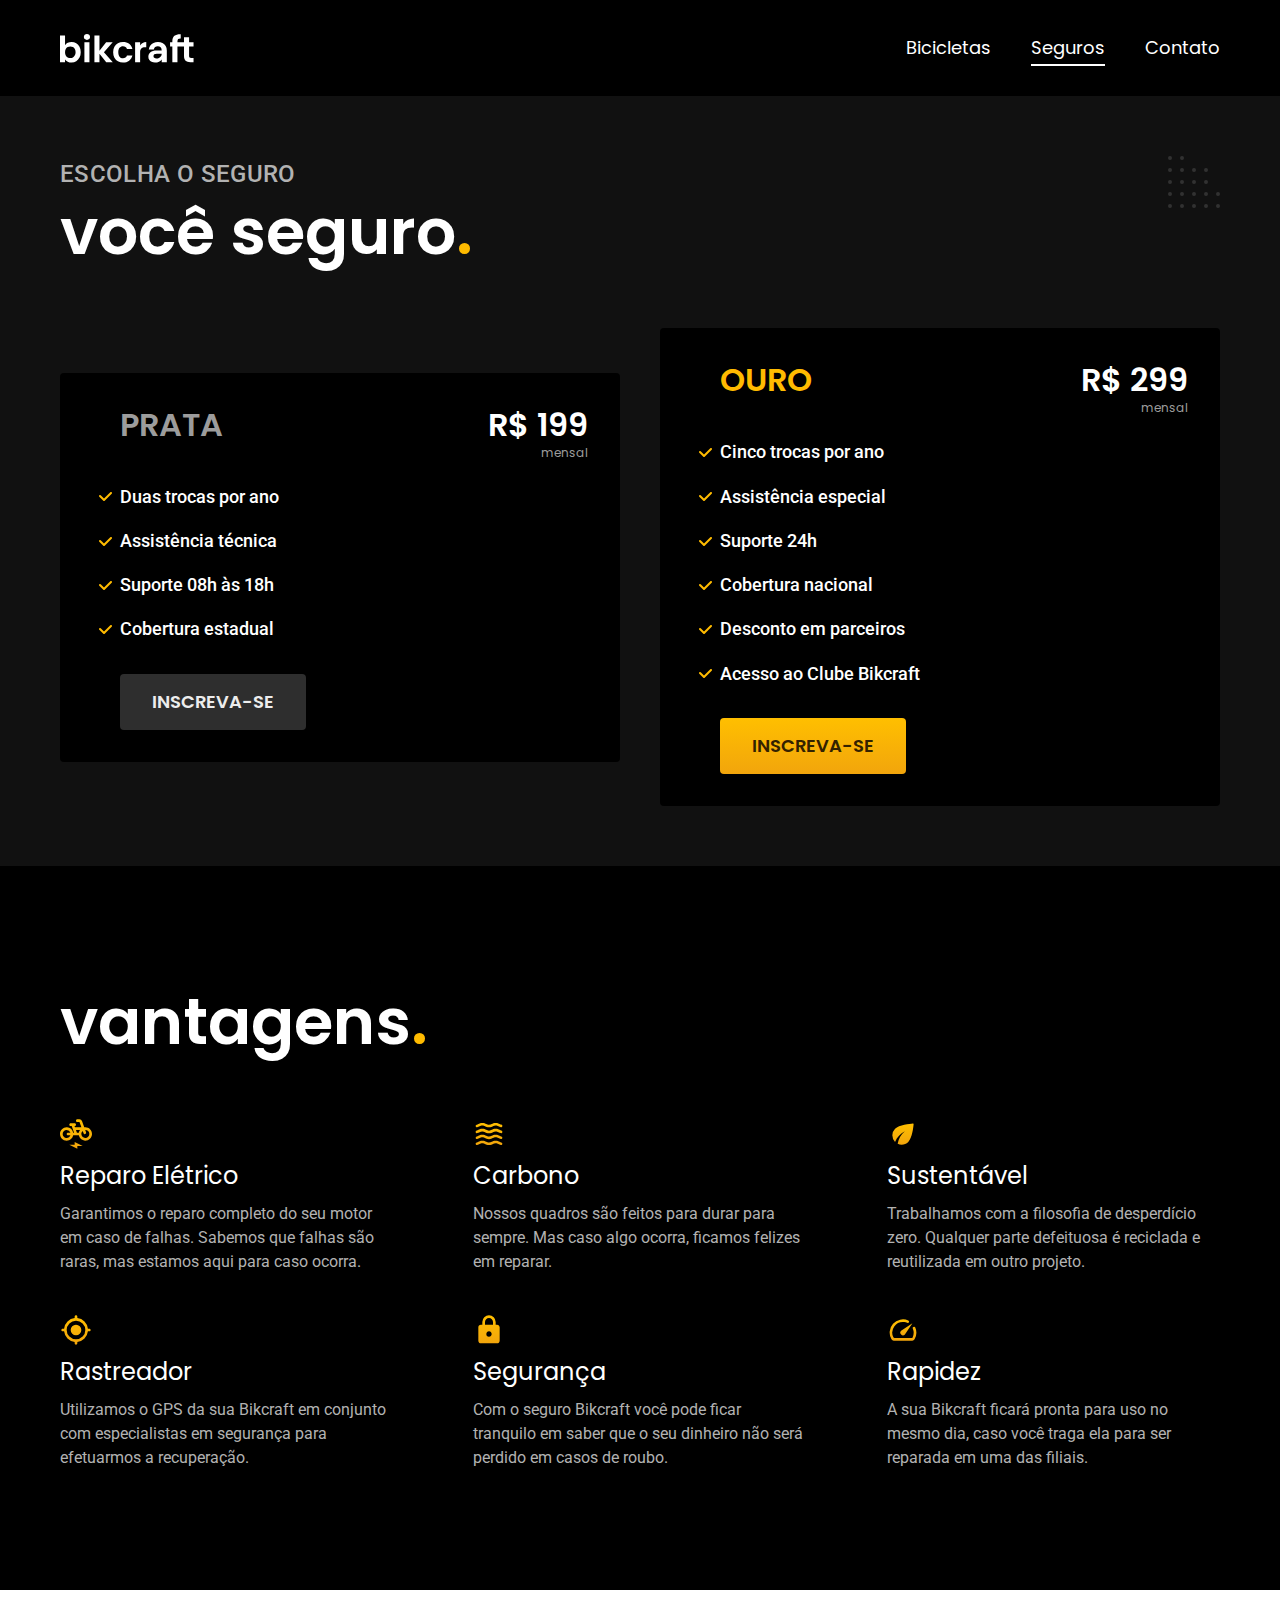
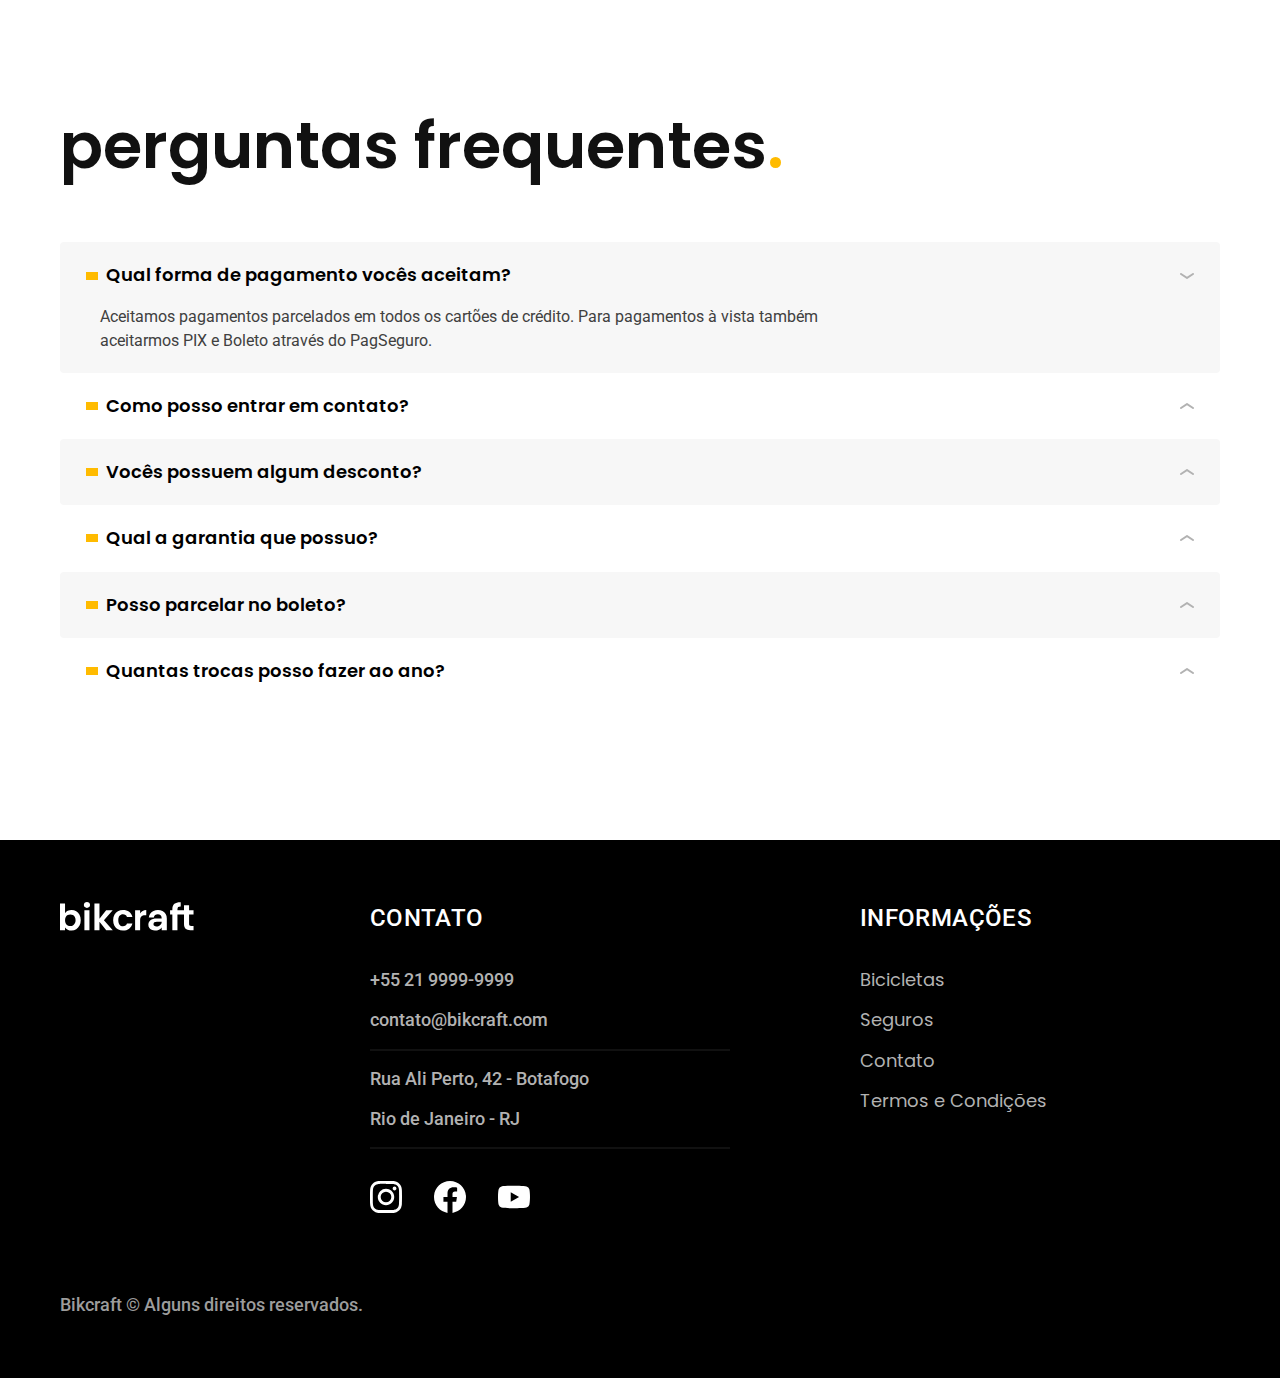
<file: seguros.html>
<!DOCTYPE html>
<html lang="pt-br">

<head>
  <meta charset="UTF-8">
  <meta name="viewport" content="width=device-width, initial-scale=1.0">

  <title>Seguros | Bikcraft</title>
  <meta name="description" content="Seguros.">

   <link rel="shortcut icon" href="./favicon.svg" type="image/x-icon">
  <link rel="preload" href="./css/style.min.css" as="style">
  <link rel="stylesheet" href="./css/style.min.css">
<script>document.documentElement.classList.add('js');</script>
  <link rel="preconnect" href="https://fonts.googleapis.com">
  <link rel="preconnect" href="https://fonts.gstatic.com" crossorigin>
  <link href="https://fonts.googleapis.com/css2?family=Merriweather:ital,wght@1,900&family=Poppins:wght@400;600&family=Roboto:wght@400;500&display=swap" rel="stylesheet">
</head>

<body id="seguros">
  <header class="header-bg">
    <div class="header container">
      <a href="./">
        <img src="./img/bikcraft.svg" alt="Bikcraft">
      </a>

      <nav aria-label="primaria">
        <ul class="header-menu font-1-m cor-0">
          <li><a href="./bicicletas.html">Bicicletas</a></li>
          <li><a href="./seguros.html">Seguros</a></li>
          <li><a href="./contato.html">Contato</a></li>
        </ul>
      </nav>
    </div>
  </header>

  <main class="seguros-bg">
    <div class="titulo-bg">
      <div class="titulo container">
        <p class="font-2-l-b cor-5">Escolha o seguro</p>
        <h1 class="font-1-xxl cor-0">você seguro<span class="cor-p1">.</span></h1>
      </div>
    </div>

    <div class="seguros container">

      <div class="seguros-item fadeInLeft" data-anime="200">
        <h3 class="font-1-xl cor-6">PRATA</h3>
        <span class="font-1-xl cor-0">R$ 199 <span class="font-1-xs cor-6">mensal</span></span>
        <ul class="font-2-m cor-0">
          <li>Duas trocas por ano</li>
          <li>Assistência técnica</li>
          <li>Suporte 08h às 18h</li>
          <li>Cobertura estadual</li>
        </ul>
        <a class="botao secundario" href="./orcamento.html?tipo=seguro&produto=prata">Inscreva-se</a>
      </div>

      <div class="seguros-item fadeInRight" data-anime="400">
        <h3 class="font-1-xl cor-p1">OURO</h3>
        <span class="font-1-xl cor-0">R$ 299 <span class="font-1-xs cor-6">mensal</span></span>
        <ul class="font-2-m cor-0">
          <li>Cinco trocas por ano</li>
          <li>Assistência especial</li>
          <li>Suporte 24h</li>
          <li>Cobertura nacional</li>
          <li>Desconto em parceiros</li>
          <li>Acesso ao Clube Bikcraft</li>
        </ul>
        <a class="botao" href="./orcamento.html?tipo=seguro&produto=ouro">Inscreva-se</a>
      </div>
    </div>
  </main>

  <article class="vantagens-bg">
    <div class="vantagens container">
      <h2 class="font-1-xxl cor-0">vantagens<span class="cor-p1">.</span></h2>
      <ul>
        <li>
          <img src="./img/icones/eletrica.svg" alt="">
          <h3 class="font-1-l cor-0">Reparo Elétrico</h3>
          <p class="font-2-s cor-5">Garantimos o reparo completo do seu motor em caso de falhas. Sabemos que falhas são raras, mas estamos aqui para caso ocorra.</p>
        </li>
        <li>
          <img src="./img/icones/carbono.svg" alt="">
          <h3 class="font-1-l cor-0">Carbono</h3>
          <p class="font-2-s cor-5">Nossos quadros são feitos para durar para sempre. Mas caso algo ocorra, ficamos felizes em reparar.</p>
        </li>
        <li>
          <img src="./img/icones/sustentavel.svg" alt="">
          <h3 class="font-1-l cor-0">Sustentável</h3>
          <p class="font-2-s cor-5">Trabalhamos com a filosofia de desperdício zero. Qualquer parte defeituosa é reciclada e reutilizada em outro projeto.</p>
        </li>
        <li>
          <img src="./img/icones/rastreador.svg" alt="">
          <h3 class="font-1-l cor-0">Rastreador</h3>
          <p class="font-2-s cor-5">Utilizamos o GPS da sua Bikcraft em conjunto com especialistas em segurança para efetuarmos a recuperação.</p>
        </li>
        <li>
          <img src="./img/icones/seguro.svg" alt="">
          <h3 class="font-1-l cor-0">Segurança</h3>
          <p class="font-2-s cor-5">Com o seguro Bikcraft você pode ficar tranquilo em saber que o seu dinheiro não será perdido em casos de roubo.</p>
        </li>
        <li>
          <img src="./img/icones/velocidade.svg" alt="">
          <h3 class="font-1-l cor-0">Rapidez</h3>
          <p class="font-2-s cor-5">A sua Bikcraft ficará pronta para uso no mesmo dia, caso você traga ela para ser reparada em uma das filiais.</p>
        </li>
      </ul>
    </div>
  </article>

  <article class="perguntas container">
    <h2 class="font-1-xxl">perguntas frequentes<span class="cor-p1">.</span></h2>

    <dl>
      <div>
        <dt><button class="font-1-m-b" aria-controls="pergunta1" aria-expanded="true">Qual forma de pagamento vocês aceitam?</button></dt>
        <dd id="pergunta1" class="font-2-s cor-9 ativa">Aceitamos pagamentos parcelados em todos os cartões de crédito. Para pagamentos à vista também aceitarmos PIX e Boleto através do PagSeguro.</dd>
      </div>
      <div>
        <dt><button class="font-1-m-b" aria-controls="pergunta2" aria-expanded="false">Como posso entrar em contato?</button></dt>
        <dd id="pergunta2" class="font-2-s cor-9">Aceitamos pagamentos parcelados em todos os cartões de crédito. Para pagamentos à vista também aceitarmos PIX e Boleto através do PagSeguro.</dd>
      </div>
      <div>
        <dt><button class="font-1-m-b" aria-controls="pergunta3" aria-expanded="false">Vocês possuem algum desconto?</button></dt>
        <dd id="pergunta3" class="font-2-s cor-9">Aceitamos pagamentos parcelados em todos os cartões de crédito. Para pagamentos à vista também aceitarmos PIX e Boleto através do PagSeguro.</dd>
      </div>
      <div>
        <dt><button class="font-1-m-b" aria-controls="pergunta4" aria-expanded="false">Qual a garantia que possuo?</button></dt>
        <dd id="pergunta4" class="font-2-s cor-9">Aceitamos pagamentos parcelados em todos os cartões de crédito. Para pagamentos à vista também aceitarmos PIX e Boleto através do PagSeguro.</dd>
      </div>
      <div>
        <dt><button class="font-1-m-b" aria-controls="pergunta5" aria-expanded="false">Posso parcelar no boleto?</button></dt>
        <dd id="pergunta5" class="font-2-s cor-9">Aceitamos pagamentos parcelados em todos os cartões de crédito. Para pagamentos à vista também aceitarmos PIX e Boleto através do PagSeguro.</dd>
      </div>
      <div>
        <dt><button class="font-1-m-b" aria-controls="pergunta6" aria-expanded="false">Quantas trocas posso fazer ao ano?</button></dt>
        <dd id="pergunta6" class="font-2-s cor-9">Aceitamos pagamentos parcelados em todos os cartões de crédito. Para pagamentos à vista também aceitarmos PIX e Boleto através do PagSeguro.</dd>
      </div>
    </dl>
  </article>

  <footer class="footer-bg">
    <div class="footer container">
      <img src="./img/bikcraft.svg" alt="Bikcraft">
      <div class="footer-contato">
        <h3 class="font-2-l-b cor-0">Contato</h3>
        <ul class="font-2-m cor-5">
          <li><a href="tel:+552199999999">+55 21 9999-9999</a></li>
          <li><a href="mailto:contato@bikcraft.com">contato@bikcraft.com</a></li>
          <li>Rua Ali Perto, 42 - Botafogo</li>
          <li>Rio de Janeiro - RJ</li>
        </ul>
        <div class="footer-redes">
          <a href="./">
            <img src="./img/redes/instagram.svg" alt="Instagram">
          </a>
          <a href="./">
            <img src="./img/redes/facebook.svg" alt="Facebook">
          </a>
          <a href="./">
            <img src="./img/redes/youtube.svg" alt="Youtube">
          </a>
        </div>
      </div>
      <div class="footer-informacoes">
        <h3 class="font-2-l-b cor-0">Informações</h3>
        <nav>
          <ul class="font-1-m cor-5">
            <li><a href="./bicicletas.html">Bicicletas</a></li>
            <li><a href="./seguros.html">Seguros</a></li>
            <li><a href="./contato.html">Contato</a></li>
            <li><a href="./termos.html">Termos e Condições</a></li>
          </ul>
        </nav>
      </div>
      <p class="footer-copy font-2-m cor-6">Bikcraft © Alguns direitos reservados.</p>
    </div>
  </footer>

  <script src="./js/plugins/simple-anime.js"></script>
  <script src="./js/script.js"></script>
</body>

</html>
</file>
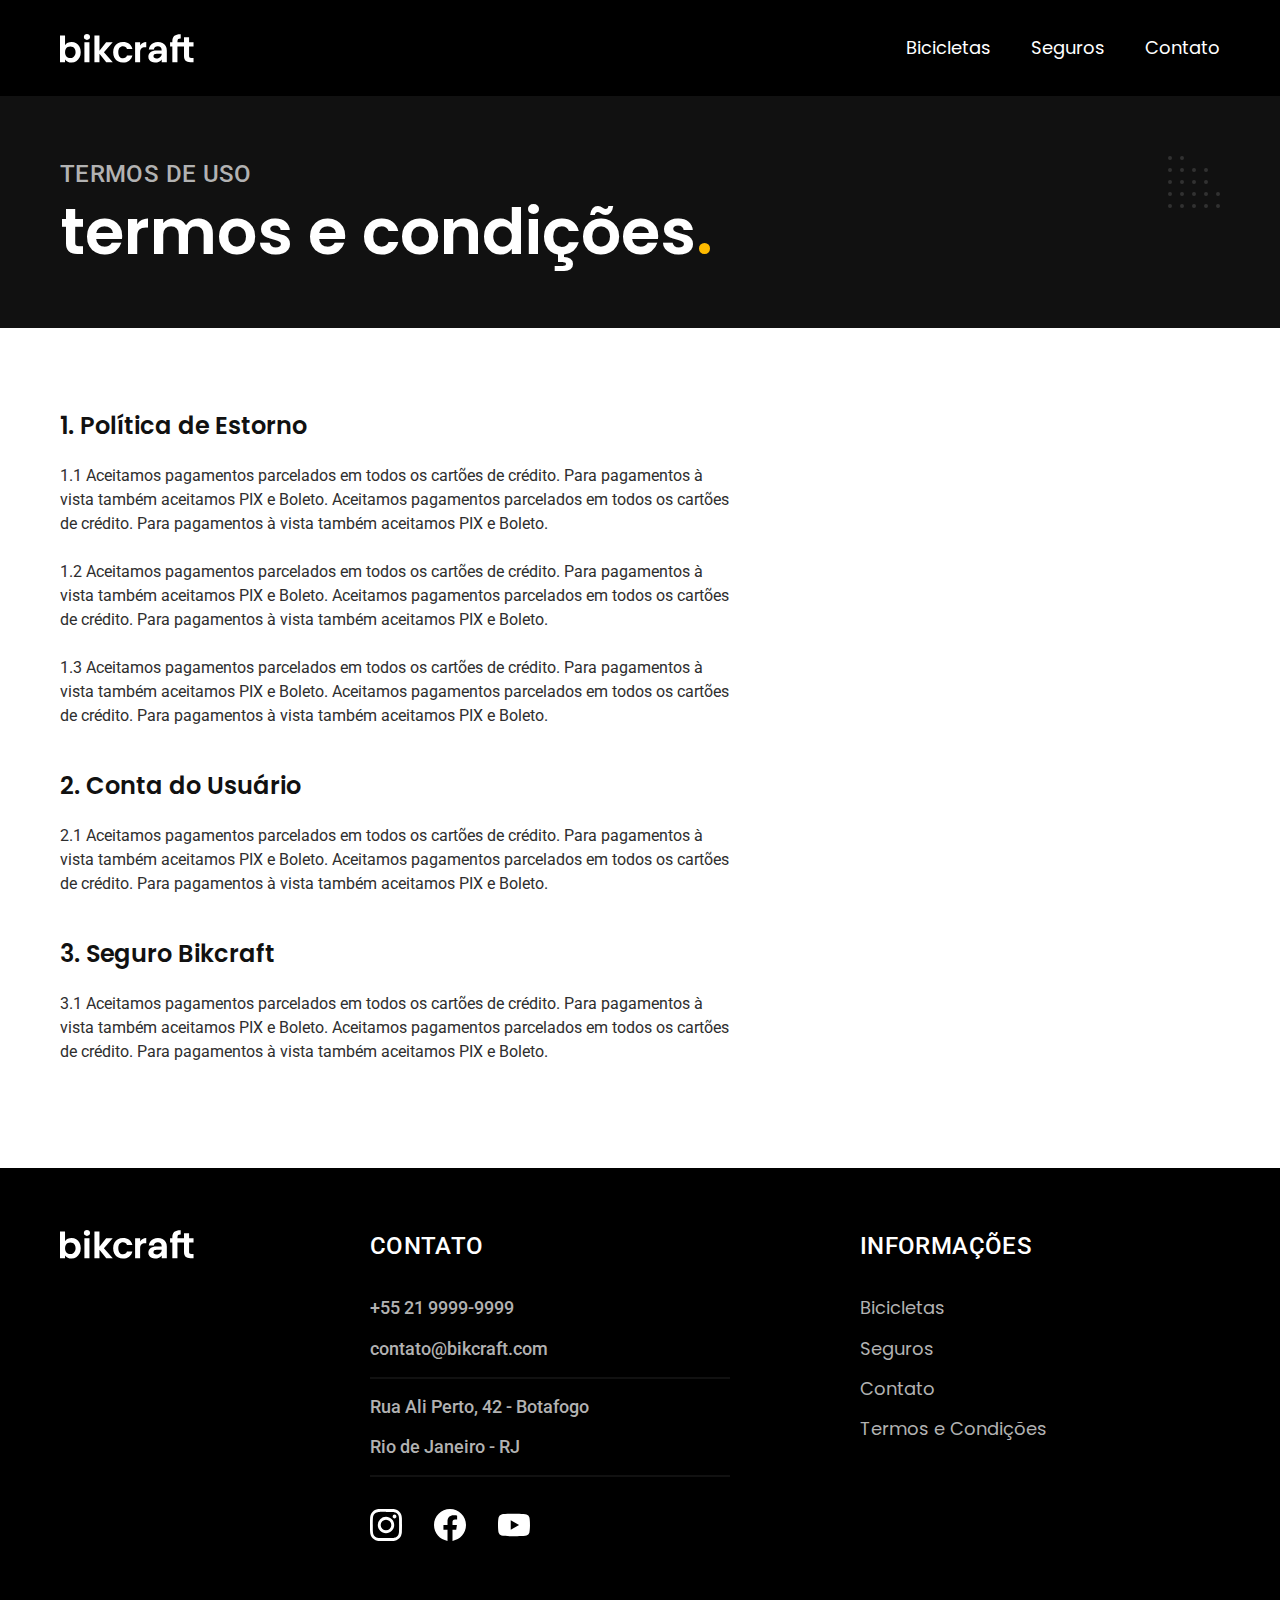
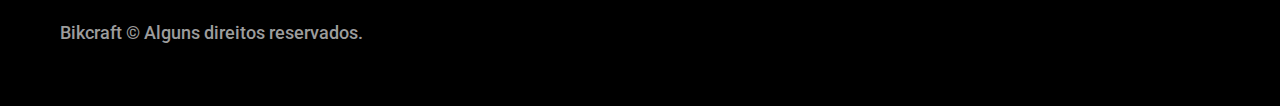
<file: termos.html>
<!DOCTYPE html>
<html lang="pt-br">

<head>
  <meta charset="UTF-8">
  <meta name="viewport" content="width=device-width, initial-scale=1.0">

  <title>Termos e Condições | Bikcraft</title>
  <meta name="description" content="Termos e condições.">

   <link rel="shortcut icon" href="./favicon.svg" type="image/x-icon">
  <link rel="preload" href="./css/style.min.css" as="style">
  <link rel="stylesheet" href="./css/style.min.css">
<script>document.documentElement.classList.add('js');</script>
  <link rel="preconnect" href="https://fonts.googleapis.com">
  <link rel="preconnect" href="https://fonts.gstatic.com" crossorigin>
  <link href="https://fonts.googleapis.com/css2?family=Merriweather:ital,wght@1,900&family=Poppins:wght@400;600&family=Roboto:wght@400;500&display=swap" rel="stylesheet">
</head>

<body id="termos">
  <header class="header-bg">
    <div class="header container">
      <a href="./">
        <img src="./img/bikcraft.svg" alt="Bikcraft">
      </a>

      <nav aria-label="primaria">
        <ul class="header-menu font-1-m cor-0">
          <li><a href="./bicicletas.html">Bicicletas</a></li>
          <li><a href="./seguros.html">Seguros</a></li>
          <li><a href="./contato.html">Contato</a></li>
        </ul>
      </nav>
    </div>
  </header>

  <main>
    <div class="titulo-bg">
      <div class="titulo container">
        <p class="font-2-l-b cor-5">Termos de uso</p>
        <h1 class="font-1-xxl cor-0">termos e condições<span class="cor-p1">.</span></h1>
      </div>
    </div>

    <div class="termos font-2-s cor-10 container">
      <h2 class="font-1-l cor-11">1. Política de Estorno</h2>
      <p>1.1 Aceitamos pagamentos parcelados em todos os cartões de crédito. Para pagamentos à vista também aceitamos PIX e Boleto. Aceitamos pagamentos parcelados em todos os cartões de crédito. Para pagamentos à vista também aceitamos PIX e Boleto.</p>
      <p>1.2 Aceitamos pagamentos parcelados em todos os cartões de crédito. Para pagamentos à vista também aceitamos PIX e Boleto. Aceitamos pagamentos parcelados em todos os cartões de crédito. Para pagamentos à vista também aceitamos PIX e Boleto.</p>
      <p>1.3 Aceitamos pagamentos parcelados em todos os cartões de crédito. Para pagamentos à vista também aceitamos PIX e Boleto. Aceitamos pagamentos parcelados em todos os cartões de crédito. Para pagamentos à vista também aceitamos PIX e Boleto.</p>
      <h2 class="font-1-l cor-11">2. Conta do Usuário</h2>
      <p>2.1 Aceitamos pagamentos parcelados em todos os cartões de crédito. Para pagamentos à vista também aceitamos PIX e Boleto. Aceitamos pagamentos parcelados em todos os cartões de crédito. Para pagamentos à vista também aceitamos PIX e Boleto.</p>
      <h2 class="font-1-l cor-11">3. Seguro Bikcraft</h2>
      <p>3.1 Aceitamos pagamentos parcelados em todos os cartões de crédito. Para pagamentos à vista também aceitamos PIX e Boleto. Aceitamos pagamentos parcelados em todos os cartões de crédito. Para pagamentos à vista também aceitamos PIX e Boleto.</p>
    </div>
  </main>

  <footer class="footer-bg">
    <div class="footer container">
      <img src="./img/bikcraft.svg" alt="Bikcraft">
      <div class="footer-contato">
        <h3 class="font-2-l-b cor-0">Contato</h3>
        <ul class="font-2-m cor-5">
          <li><a href="tel:+552199999999">+55 21 9999-9999</a></li>
          <li><a href="mailto:contato@bikcraft.com">contato@bikcraft.com</a></li>
          <li>Rua Ali Perto, 42 - Botafogo</li>
          <li>Rio de Janeiro - RJ</li>
        </ul>
        <div class="footer-redes">
          <a href="./">
            <img src="./img/redes/instagram.svg" alt="Instagram">
          </a>
          <a href="./">
            <img src="./img/redes/facebook.svg" alt="Facebook">
          </a>
          <a href="./">
            <img src="./img/redes/youtube.svg" alt="Youtube">
          </a>
        </div>
      </div>
      <div class="footer-informacoes">
        <h3 class="font-2-l-b cor-0">Informações</h3>
        <nav>
          <ul class="font-1-m cor-5">
            <li><a href="./bicicletas.html">Bicicletas</a></li>
            <li><a href="./seguros.html">Seguros</a></li>
            <li><a href="./contato.html">Contato</a></li>
            <li><a href="./termos.html">Termos e Condições</a></li>
          </ul>
        </nav>
      </div>
      <p class="footer-copy font-2-m cor-6">Bikcraft © Alguns direitos reservados.</p>
    </div>
  </footer>
  <script src="./js/script.js"></script>
</body>

</html>
</file>
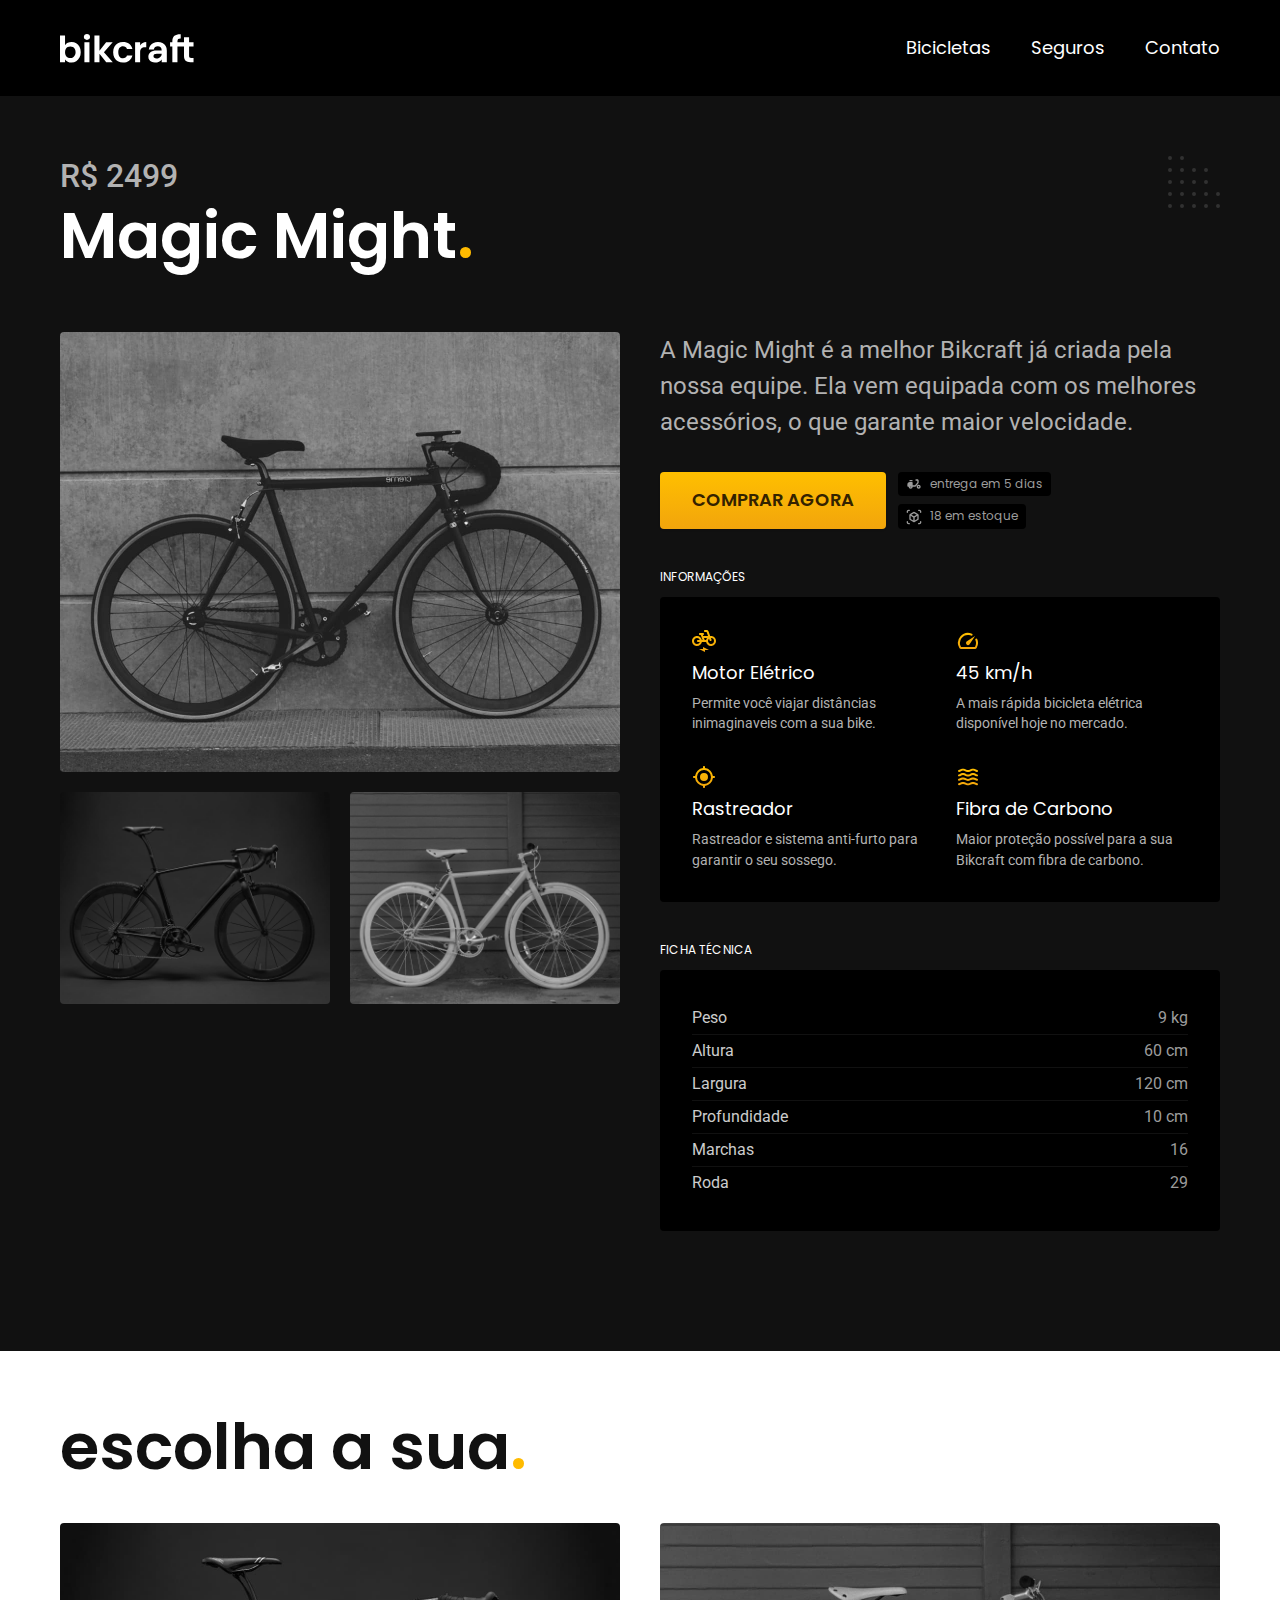
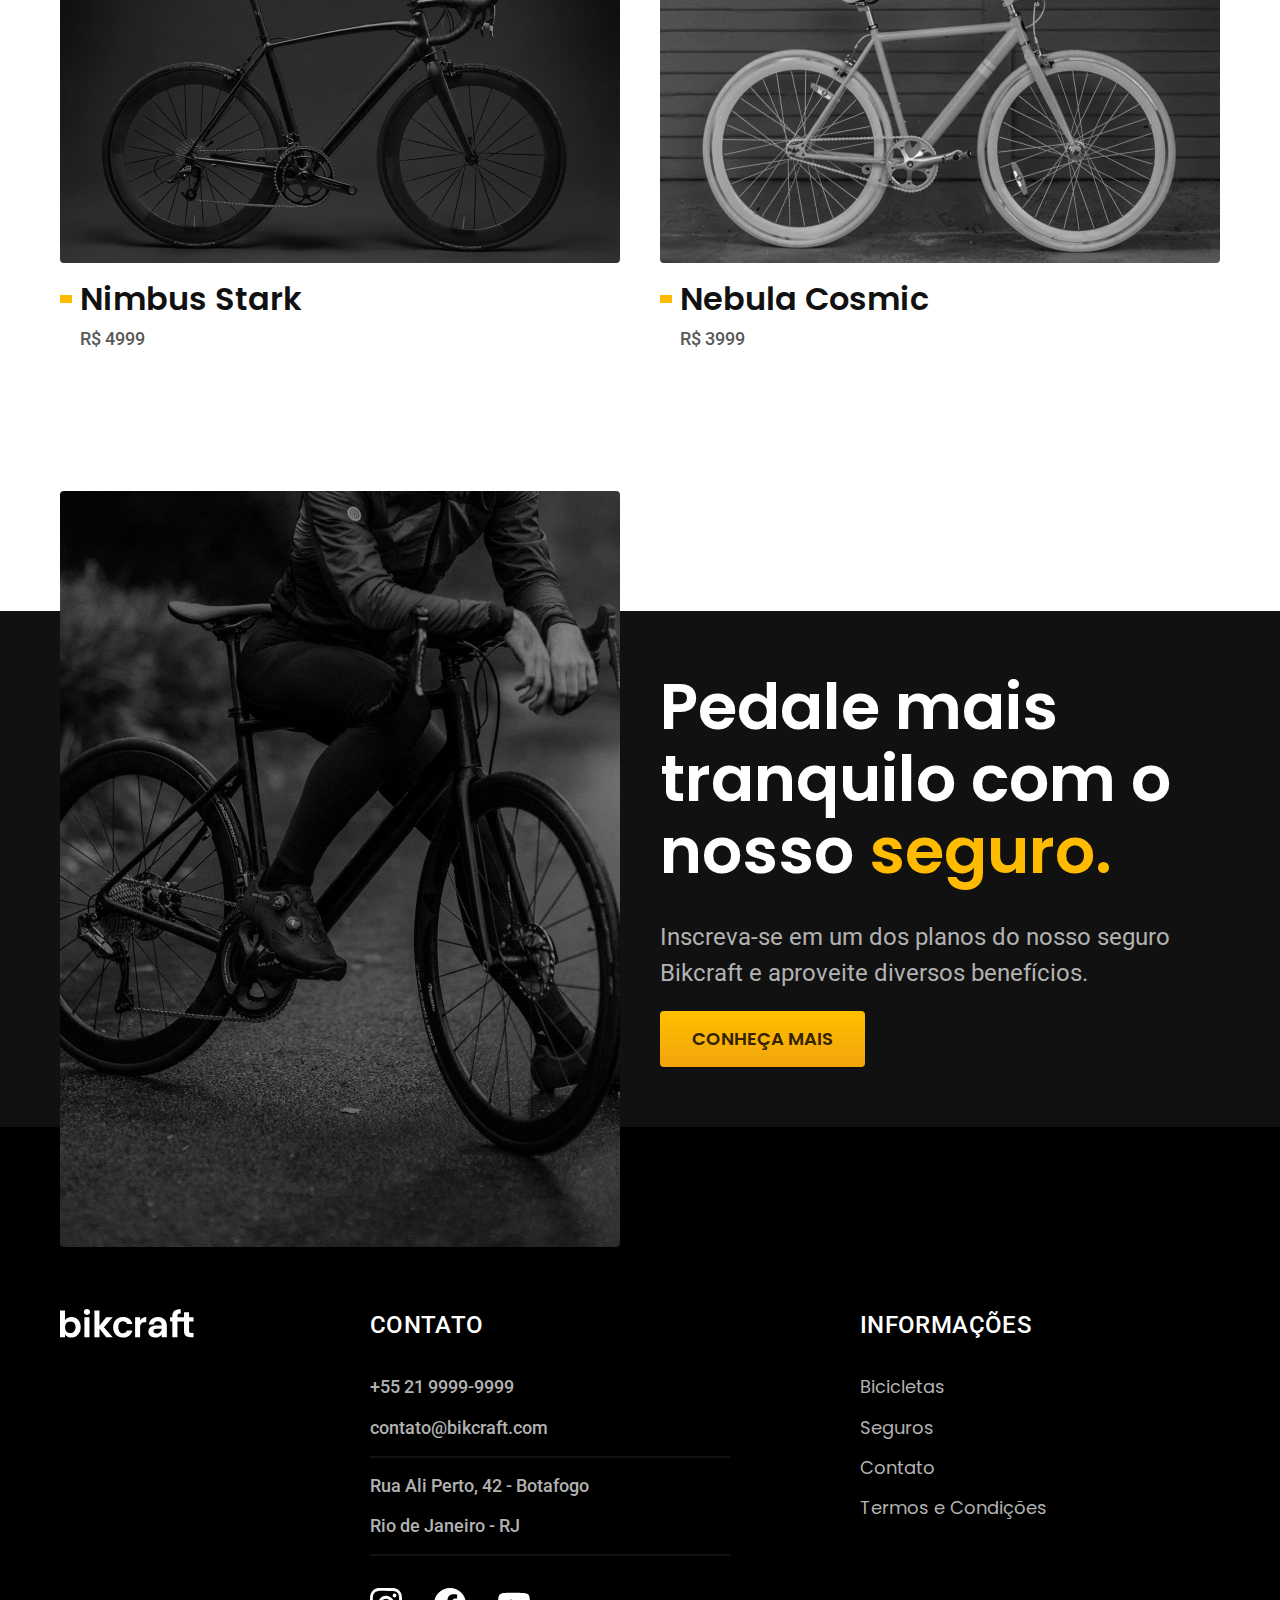
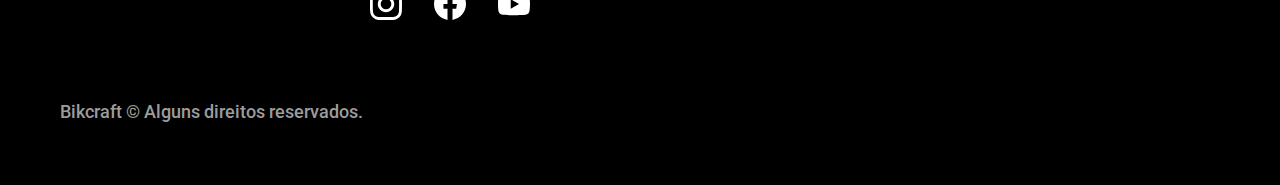
<file: bicicletas/magic.html>
<!DOCTYPE html>
<html lang="pt-br">

<head>
  <meta charset="UTF-8">
  <meta name="viewport" content="width=device-width, initial-scale=1.0">

  <title>Magic | Bikcraft</title>
  <meta name="description" content="Magic.">

  <link rel="shortcut icon" href="../favicon.svg" type="image/x-icon">
  <link rel="preload" href="../css/style.min.css" as="style">
  <link rel="stylesheet" href="../css/style.min.css">
<script>document.documentElement.classList.add('js');</script>
  <link rel="preconnect" href="https://fonts.googleapis.com">
  <link rel="preconnect" href="https://fonts.gstatic.com" crossorigin>
  <link href="https://fonts.googleapis.com/css2?family=Merriweather:ital,wght@1,900&family=Poppins:wght@400;600&family=Roboto:wght@400;500&display=swap" rel="stylesheet">
</head>

<body id="bicicleta">
  <header class="header-bg">
    <div class="header container">
      <a href="../">
        <img src="../img/bikcraft.svg" alt="Bikcraft">
      </a>

      <nav aria-label="primaria">
        <ul class="header-menu font-1-m cor-0">
          <li><a href="../bicicletas.html">Bicicletas</a></li>
          <li><a href="../seguros.html">Seguros</a></li>
          <li><a href="../contato.html">Contato</a></li>
        </ul>
      </nav>
    </div>
  </header>

  <main class="titulo-bg">
    <div>
      <div class="titulo container">
        <p class="font-2-xl cor-5">R$ 2499</p>
        <h1 class="font-1-xxl cor-0">Magic Might<span class="cor-p1">.</span></h1>
      </div>
    </div>
    <div class="bicicleta container">
      <div class="bicicleta-imagens">
        <img src="../img/bicicleta/nimbus2.jpg" alt="Bicicleta 1">
        <img src="../img/bicicleta/nimbus1.jpg" alt="Bicicleta 2">
        <img src="../img/bicicleta/nimbus3.jpg" alt="Bicicleta 3">
      </div>
      <div class="bicicleta-conteudo">
        <p class="font-2-l cor-5">A Magic Might é a melhor Bikcraft já criada pela nossa equipe. Ela vem equipada com os melhores acessórios, o que garante maior velocidade.</p>
        <div class="bicicleta-comprar">
          <a class="botao" href="../orcamento.html?tipo=bikcraft&produto=magic">Comprar Agora</a>
          <span class="font-1-xs cor-6"><img src="../img/icones/entrega.svg" alt=""> entrega em 5 dias</span>
          <span class="font-1-xs cor-6"><img src="../img/icones/estoque.svg" alt=""> 18 em estoque</span>
        </div>

        <h2 class="font-1-xs cor-0">Informações</h2>
        <ul class="bicicleta-informacoes">
          <li>
            <img src="../img/icones/eletrica.svg" alt="">
            <h3 class="font-1-m cor-0">Motor Elétrico</h3>
            <p class="font-2-xs cor-5">Permite você viajar distâncias inimaginaveis com a sua bike.</p>
          </li>
          <li>
            <img src="../img/icones/velocidade.svg" alt="">
            <h3 class="font-1-m cor-0">45 km/h</h3>
            <p class="font-2-xs cor-5">A mais rápida bicicleta elétrica disponível hoje no mercado.</p>
          </li>
          <li>
            <img src="../img/icones/rastreador.svg" alt="">
            <h3 class="font-1-m cor-0">Rastreador</h3>
            <p class="font-2-xs cor-5">Rastreador e sistema anti-furto para garantir o seu sossego.</p>
          </li>
          <li>
            <img src="../img/icones/carbono.svg" alt="">
            <h3 class="font-1-m cor-0">Fibra de Carbono</h3>
            <p class="font-2-xs cor-5">Maior proteção possível para a sua Bikcraft com fibra de carbono.</p>
          </li>
        </ul>
        <h2 class="font-1-xs cor-0">Ficha Técnica</h2>
        <ul class="bicicleta-ficha font-2-s cor-4">
          <li>Peso <span>9 kg</span></li>
          <li>Altura <span>60 cm</span></li>
          <li>Largura <span>120 cm</span></li>
          <li>Profundidade <span>10 cm</span></li>
          <li>Marchas <span>16</span></li>
          <li>Roda <span>29</span></li>
        </ul>
      </div>
    </div>
  </main>

  <article class="bicicletas-lista container">
    <h2 class="font-1-xxl">escolha a sua<span class="cor-p1">.</span></h2>

    <ul>
      <li>
        <a href="./nimbus.html">
          <img src="../img/bicicletas/nimbus.jpg" alt="Bicicleta preta">
          <h3 class="font-1-xl">Nimbus Stark</h3>
          <span class="font-2-m cor-8">R$ 4999</span>
        </a>
      </li>
      <li>
        <a href="./nebula.html">
          <img src="../img/bicicletas/nebula.jpg" alt="Bicicleta preta">
          <h3 class="font-1-xl">Nebula Cosmic</h3>
          <span class="font-2-m cor-8">R$ 3999</span>
        </a>
      </li>
    </ul>
  </article>

  <article class="seguro-bg">
    <div class="seguro container">
      <div class="seguro-imagem">
        <img src="../img/fotos/seguros.jpg" alt="Pessoa parada em cima de uma bicicleta.">
      </div>
      <div class="seguro-conteudo">
        <h2 class="font-1-xxl cor-0">Pedale mais tranquilo com o nosso <span class="cor-p1">seguro.</span></h2>
        <p class="font-2-l cor-5">Inscreva-se em um dos planos do nosso seguro Bikcraft e aproveite diversos benefícios.</p>
        <a class="botao" href="../seguros.html">Conheça Mais</a>
      </div>
    </div>
  </article>

  <footer class="footer-bg">
    <div class="footer container">
      <img src="../img/bikcraft.svg" alt="Bikcraft">
      <div class="footer-contato">
        <h3 class="font-2-l-b cor-0">Contato</h3>
        <ul class="font-2-m cor-5">
          <li><a href="tel:+552199999999">+55 21 9999-9999</a></li>
          <li><a href="mailto:contato@bikcraft.com">contato@bikcraft.com</a></li>
          <li>Rua Ali Perto, 42 - Botafogo</li>
          <li>Rio de Janeiro - RJ</li>
        </ul>
        <div class="footer-redes">
          <a href="../">
            <img src="../img/redes/instagram.svg" alt="Instagram">
          </a>
          <a href="../">
            <img src="../img/redes/facebook.svg" alt="Facebook">
          </a>
          <a href="../">
            <img src="../img/redes/youtube.svg" alt="Youtube">
          </a>
        </div>
      </div>
      <div class="footer-informacoes">
        <h3 class="font-2-l-b cor-0">Informações</h3>
        <nav>
          <ul class="font-1-m cor-5">
            <li><a href="../bicicletas.html">Bicicletas</a></li>
            <li><a href="../seguros.html">Seguros</a></li>
            <li><a href="../contato.html">Contato</a></li>
            <li><a href="../termos.html">Termos e Condições</a></li>
          </ul>
        </nav>
      </div>
      <p class="footer-copy font-2-m cor-6">Bikcraft © Alguns direitos reservados.</p>
    </div>
  </footer>
  <script src="../js/script.js"></script>
</body>

</html>
</file>
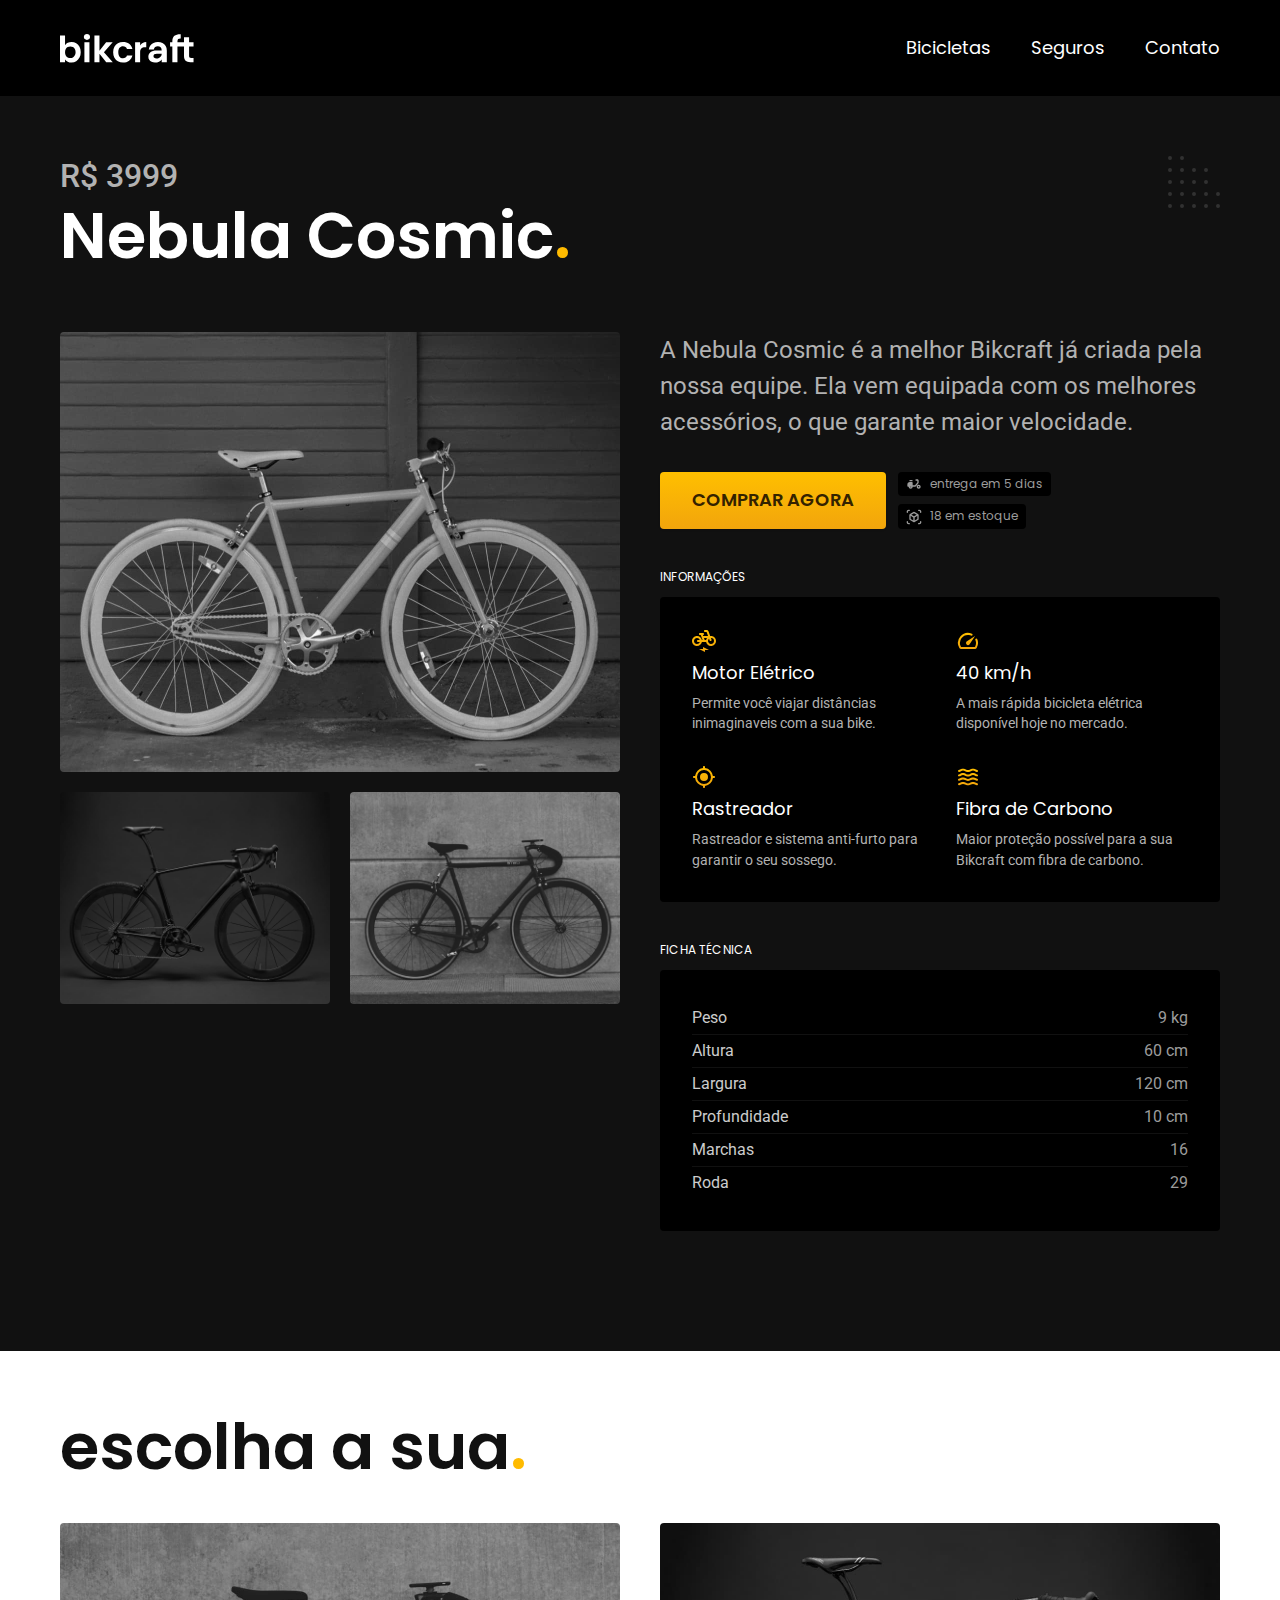
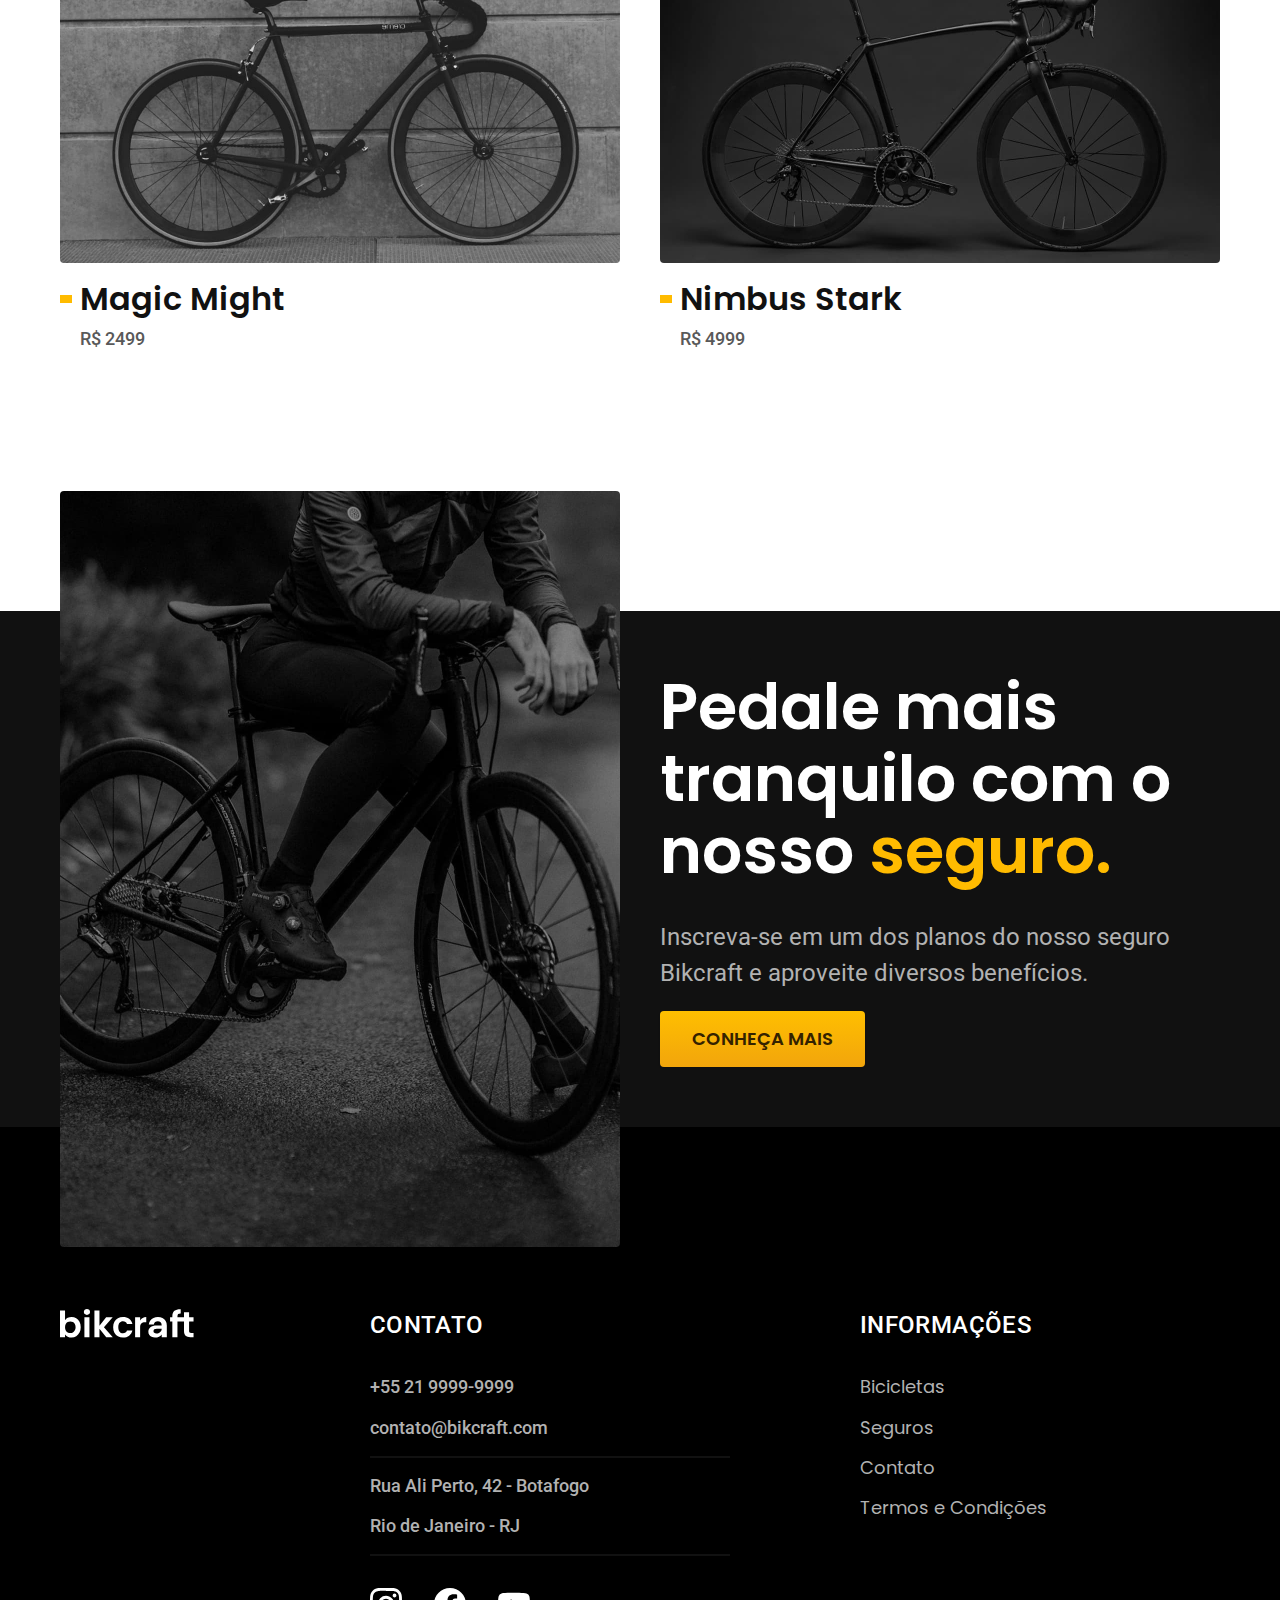
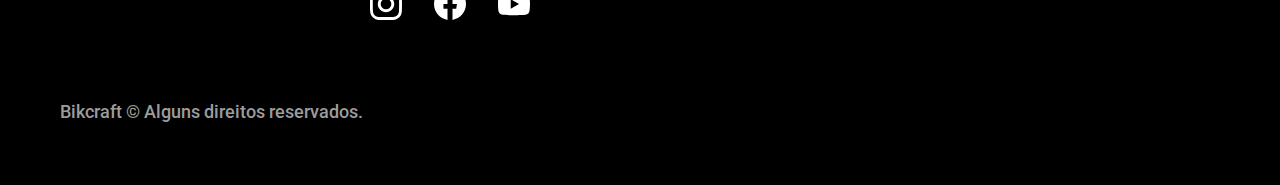
<file: bicicletas/nebula.html>
<!DOCTYPE html>
<html lang="pt-br">

<head>
  <meta charset="UTF-8">
  <meta name="viewport" content="width=device-width, initial-scale=1.0">

  <title>Nebula | Bikcraft</title>
  <meta name="description" content="Nebula.">

  <link rel="shortcut icon" href="../favicon.svg" type="image/x-icon">
  <link rel="preload" href="../css/style.min.css" as="style">
  <link rel="stylesheet" href="../css/style.min.css">
<script>document.documentElement.classList.add('js');</script>
  <link rel="preconnect" href="https://fonts.googleapis.com">
  <link rel="preconnect" href="https://fonts.gstatic.com" crossorigin>
  <link href="https://fonts.googleapis.com/css2?family=Merriweather:ital,wght@1,900&family=Poppins:wght@400;600&family=Roboto:wght@400;500&display=swap" rel="stylesheet">
</head>

<body id="bicicleta">
  <header class="header-bg">
    <div class="header container">
      <a href="../">
        <img src="../img/bikcraft.svg" alt="Bikcraft">
      </a>

      <nav aria-label="primaria">
        <ul class="header-menu font-1-m cor-0">
          <li><a href="../bicicletas.html">Bicicletas</a></li>
          <li><a href="../seguros.html">Seguros</a></li>
          <li><a href="../contato.html">Contato</a></li>
        </ul>
      </nav>
    </div>
  </header>

  <main class="titulo-bg">
    <div>
      <div class="titulo container">
        <p class="font-2-xl cor-5">R$ 3999</p>
        <h1 class="font-1-xxl cor-0">Nebula Cosmic<span class="cor-p1">.</span></h1>
      </div>
    </div>
    <div class="bicicleta container">
      <div class="bicicleta-imagens">
        <img src="../img/bicicleta/nimbus3.jpg" alt="Bicicleta 1">
        <img src="../img/bicicleta/nimbus1.jpg" alt="Bicicleta 2">
        <img src="../img/bicicleta/nimbus2.jpg" alt="Bicicleta 3">
      </div>
      <div class="bicicleta-conteudo">
        <p class="font-2-l cor-5">A Nebula Cosmic é a melhor Bikcraft já criada pela nossa equipe. Ela vem equipada com os melhores acessórios, o que garante maior velocidade.</p>
        <div class="bicicleta-comprar">
          <a class="botao" href="../orcamento.html?tipo=bikcraft&produto=nebula">Comprar Agora</a>
          <span class="font-1-xs cor-6"><img src="../img/icones/entrega.svg" alt=""> entrega em 5 dias</span>
          <span class="font-1-xs cor-6"><img src="../img/icones/estoque.svg" alt=""> 18 em estoque</span>
        </div>

        <h2 class="font-1-xs cor-0">Informações</h2>
        <ul class="bicicleta-informacoes">
          <li>
            <img src="../img/icones/eletrica.svg" alt="">
            <h3 class="font-1-m cor-0">Motor Elétrico</h3>
            <p class="font-2-xs cor-5">Permite você viajar distâncias inimaginaveis com a sua bike.</p>
          </li>
          <li>
            <img src="../img/icones/velocidade.svg" alt="">
            <h3 class="font-1-m cor-0">40 km/h</h3>
            <p class="font-2-xs cor-5">A mais rápida bicicleta elétrica disponível hoje no mercado.</p>
          </li>
          <li>
            <img src="../img/icones/rastreador.svg" alt="">
            <h3 class="font-1-m cor-0">Rastreador</h3>
            <p class="font-2-xs cor-5">Rastreador e sistema anti-furto para garantir o seu sossego.</p>
          </li>
          <li>
            <img src="../img/icones/carbono.svg" alt="">
            <h3 class="font-1-m cor-0">Fibra de Carbono</h3>
            <p class="font-2-xs cor-5">Maior proteção possível para a sua Bikcraft com fibra de carbono.</p>
          </li>
        </ul>
        <h2 class="font-1-xs cor-0">Ficha Técnica</h2>
        <ul class="bicicleta-ficha font-2-s cor-4">
          <li>Peso <span>9 kg</span></li>
          <li>Altura <span>60 cm</span></li>
          <li>Largura <span>120 cm</span></li>
          <li>Profundidade <span>10 cm</span></li>
          <li>Marchas <span>16</span></li>
          <li>Roda <span>29</span></li>
        </ul>
      </div>
    </div>
  </main>

  <article class="bicicletas-lista container">
    <h2 class="font-1-xxl">escolha a sua<span class="cor-p1">.</span></h2>

    <ul>
      <li>
        <a href="./magic.html">
          <img src="../img/bicicletas/magic.jpg" alt="Bicicleta preta">
          <h3 class="font-1-xl">Magic Might</h3>
          <span class="font-2-m cor-8">R$ 2499</span>
        </a>
      </li>
      <li>
        <a href="./nimbus.html">
          <img src="../img/bicicletas/nimbus.jpg" alt="Bicicleta preta">
          <h3 class="font-1-xl">Nimbus Stark</h3>
          <span class="font-2-m cor-8">R$ 4999</span>
        </a>
      </li>
    </ul>
  </article>

  <article class="seguro-bg">
    <div class="seguro container">
      <div class="seguro-imagem">
        <img src="../img/fotos/seguros.jpg" alt="Pessoa parada em cima de uma bicicleta.">
      </div>
      <div class="seguro-conteudo">
        <h2 class="font-1-xxl cor-0">Pedale mais tranquilo com o nosso <span class="cor-p1">seguro.</span></h2>
        <p class="font-2-l cor-5">Inscreva-se em um dos planos do nosso seguro Bikcraft e aproveite diversos benefícios.</p>
        <a class="botao" href="../seguros.html">Conheça Mais</a>
      </div>
    </div>
  </article>

  <footer class="footer-bg">
    <div class="footer container">
      <img src="../img/bikcraft.svg" alt="Bikcraft">
      <div class="footer-contato">
        <h3 class="font-2-l-b cor-0">Contato</h3>
        <ul class="font-2-m cor-5">
          <li><a href="tel:+552199999999">+55 21 9999-9999</a></li>
          <li><a href="mailto:contato@bikcraft.com">contato@bikcraft.com</a></li>
          <li>Rua Ali Perto, 42 - Botafogo</li>
          <li>Rio de Janeiro - RJ</li>
        </ul>
        <div class="footer-redes">
          <a href="../">
            <img src="../img/redes/instagram.svg" alt="Instagram">
          </a>
          <a href="../">
            <img src="../img/redes/facebook.svg" alt="Facebook">
          </a>
          <a href="../">
            <img src="../img/redes/youtube.svg" alt="Youtube">
          </a>
        </div>
      </div>
      <div class="footer-informacoes">
        <h3 class="font-2-l-b cor-0">Informações</h3>
        <nav>
          <ul class="font-1-m cor-5">
            <li><a href="../bicicletas.html">Bicicletas</a></li>
            <li><a href="../seguros.html">Seguros</a></li>
            <li><a href="../contato.html">Contato</a></li>
            <li><a href="../termos.html">Termos e Condições</a></li>
          </ul>
        </nav>
      </div>
      <p class="footer-copy font-2-m cor-6">Bikcraft © Alguns direitos reservados.</p>
    </div>
  </footer>
  <script src="../js/script.js"></script>
</body>

</html>
</file>
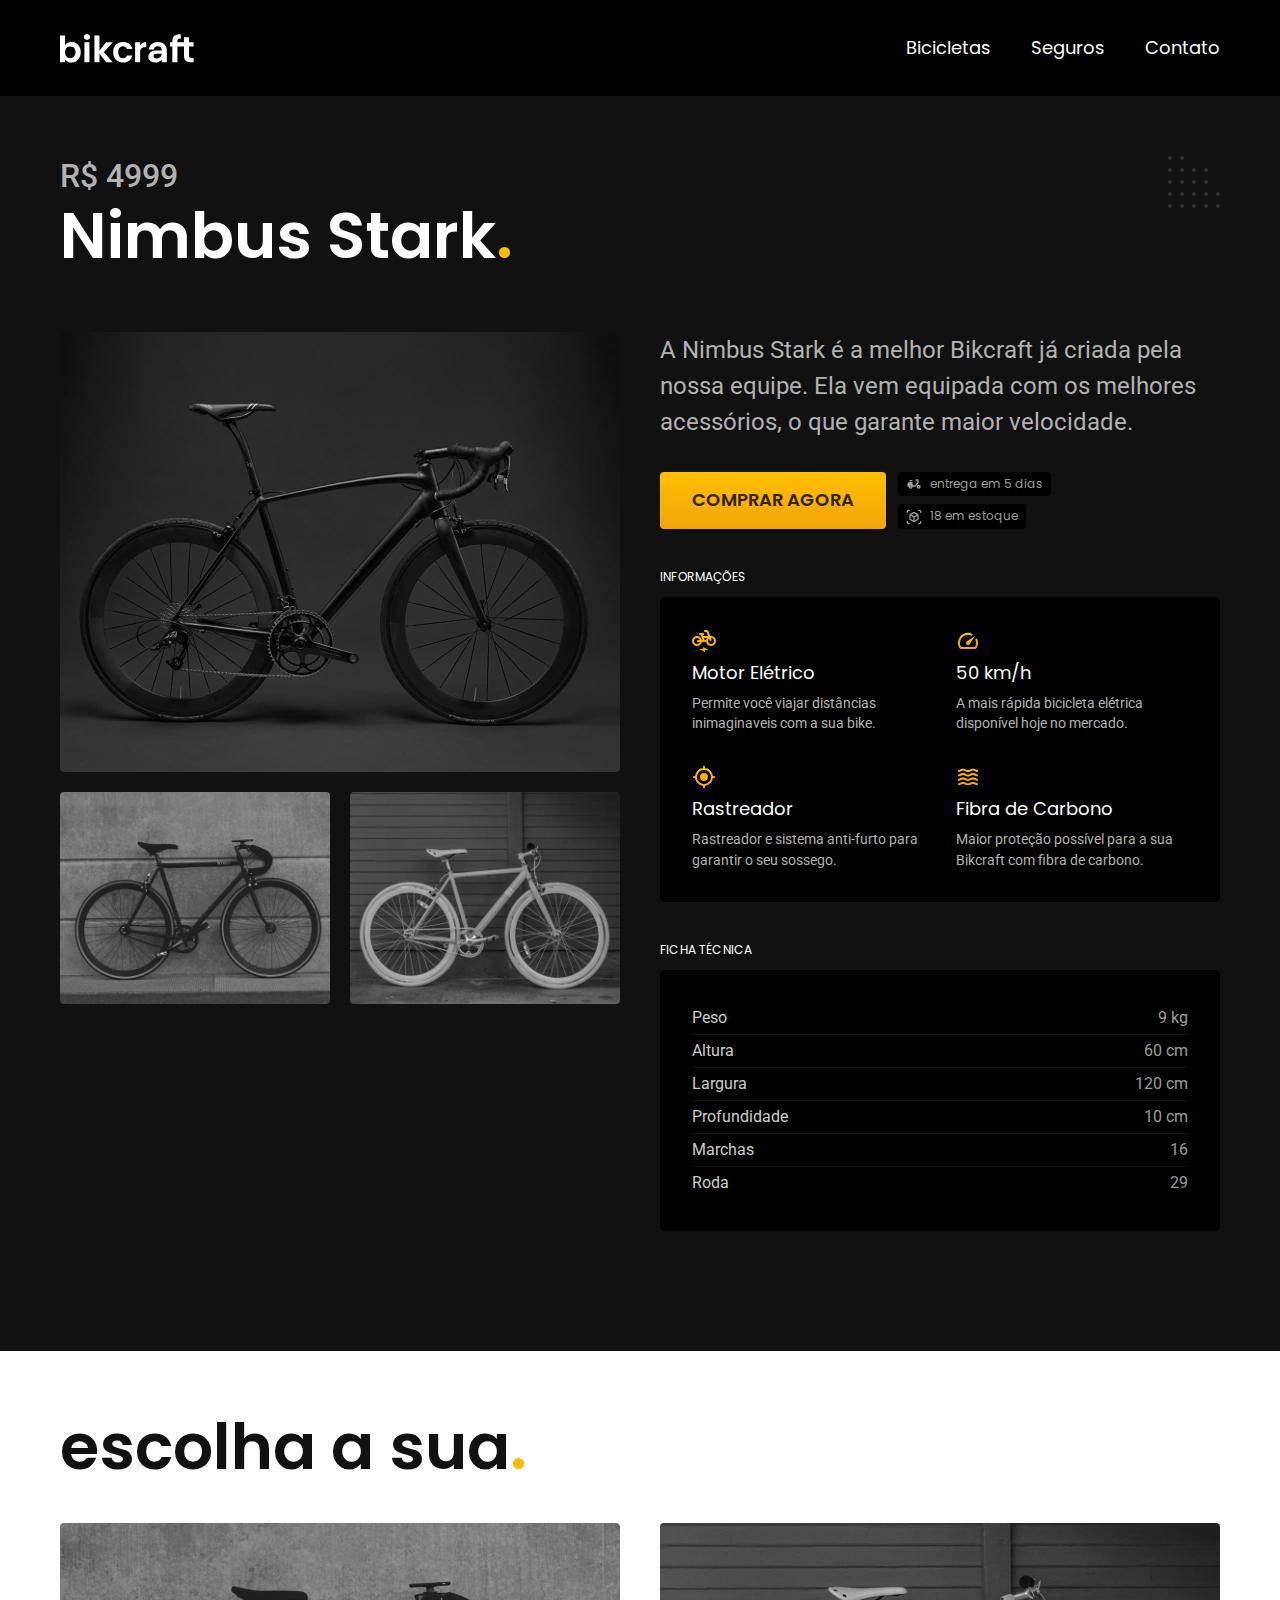
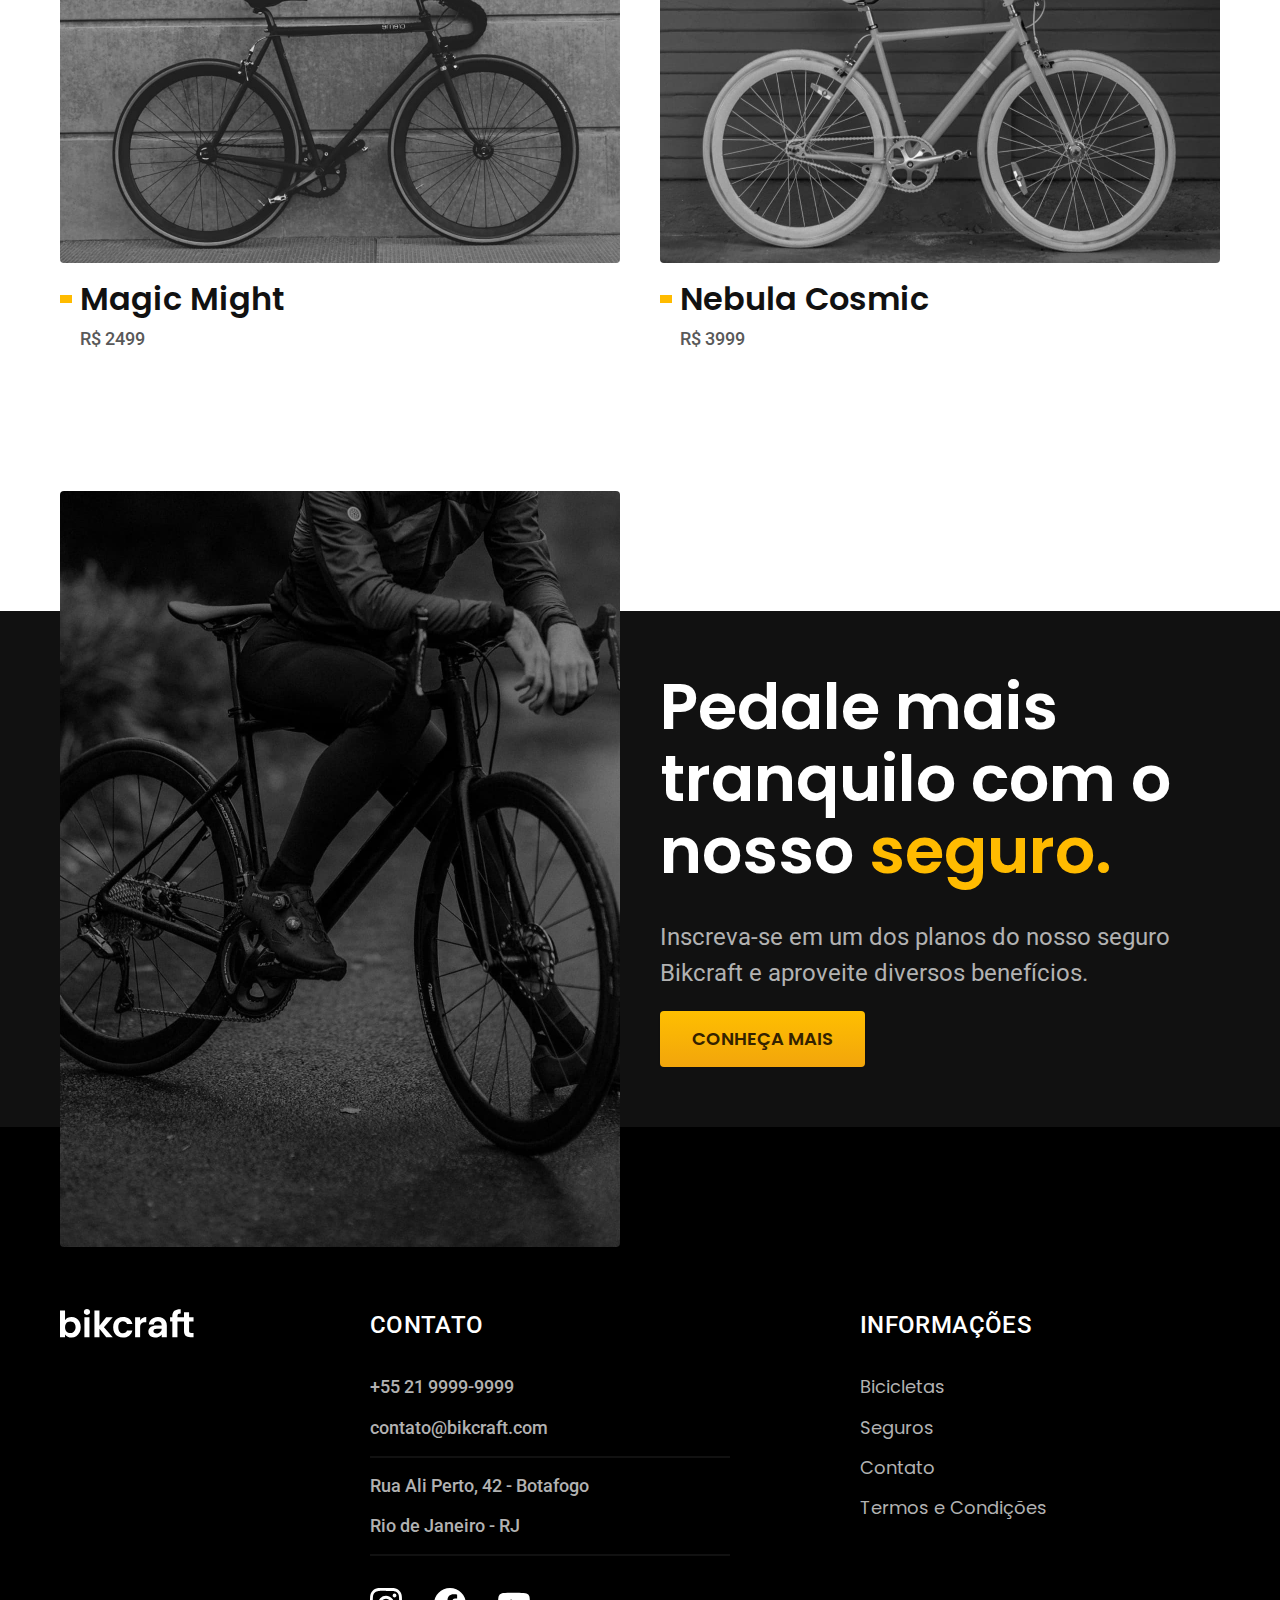
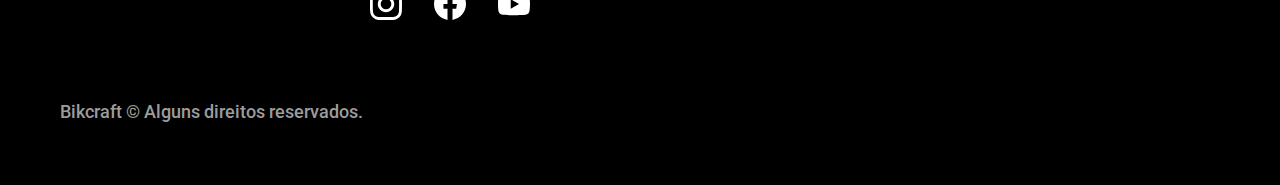
<file: bicicletas/nimbus.html>
<!DOCTYPE html>
<html lang="pt-br">

<head>
  <meta charset="UTF-8">
  <meta name="viewport" content="width=device-width, initial-scale=1.0">

  <title>Nimbus | Bikcraft</title>
  <meta name="description" content="Nimbus.">

  <link rel="shortcut icon" href="../favicon.svg" type="image/x-icon">
  <link rel="preload" href="../css/style.min.css" as="style">
  <link rel="stylesheet" href="../css/style.min.css">
<script>document.documentElement.classList.add('js');</script>
  <link rel="preconnect" href="https://fonts.googleapis.com">
  <link rel="preconnect" href="https://fonts.gstatic.com" crossorigin>
  <link href="https://fonts.googleapis.com/css2?family=Merriweather:ital,wght@1,900&family=Poppins:wght@400;600&family=Roboto:wght@400;500&display=swap" rel="stylesheet">
</head>

<body id="bicicleta">
  <header class="header-bg">
    <div class="header container">
      <a href="../">
        <img src="../img/bikcraft.svg" alt="Bikcraft">
      </a>

      <nav aria-label="primaria">
        <ul class="header-menu font-1-m cor-0">
          <li><a href="../bicicletas.html">Bicicletas</a></li>
          <li><a href="../seguros.html">Seguros</a></li>
          <li><a href="../contato.html">Contato</a></li>
        </ul>
      </nav>
    </div>
  </header>

  <main class="titulo-bg">
    <div>
      <div class="titulo container">
        <p class="font-2-xl cor-5">R$ 4999</p>
        <h1 class="font-1-xxl cor-0">Nimbus Stark<span class="cor-p1">.</span></h1>
      </div>
    </div>
    <div class="bicicleta container">
      <div class="bicicleta-imagens">
        <img src="../img/bicicleta/nimbus1.jpg" alt="Bicicleta 1">
        <img src="../img/bicicleta/nimbus2.jpg" alt="Bicicleta 2">
        <img src="../img/bicicleta/nimbus3.jpg" alt="Bicicleta 3">
      </div>
      <div class="bicicleta-conteudo">
        <p class="font-2-l cor-5">A Nimbus Stark é a melhor Bikcraft já criada pela nossa equipe. Ela vem equipada com os melhores acessórios, o que garante maior velocidade.</p>
        <div class="bicicleta-comprar">
          <a class="botao" href="../orcamento.html?tipo=bikcraft&produto=nimbus">Comprar Agora</a>
          <span class="font-1-xs cor-6"><img src="../img/icones/entrega.svg" alt=""> entrega em 5 dias</span>
          <span class="font-1-xs cor-6"><img src="../img/icones/estoque.svg" alt=""> 18 em estoque</span>
        </div>

        <h2 class="font-1-xs cor-0">Informações</h2>
        <ul class="bicicleta-informacoes">
          <li>
            <img src="../img/icones/eletrica.svg" alt="">
            <h3 class="font-1-m cor-0">Motor Elétrico</h3>
            <p class="font-2-xs cor-5">Permite você viajar distâncias inimaginaveis com a sua bike.</p>
          </li>
          <li>
            <img src="../img/icones/velocidade.svg" alt="">
            <h3 class="font-1-m cor-0">50 km/h</h3>
            <p class="font-2-xs cor-5">A mais rápida bicicleta elétrica disponível hoje no mercado.</p>
          </li>
          <li>
            <img src="../img/icones/rastreador.svg" alt="">
            <h3 class="font-1-m cor-0">Rastreador</h3>
            <p class="font-2-xs cor-5">Rastreador e sistema anti-furto para garantir o seu sossego.</p>
          </li>
          <li>
            <img src="../img/icones/carbono.svg" alt="">
            <h3 class="font-1-m cor-0">Fibra de Carbono</h3>
            <p class="font-2-xs cor-5">Maior proteção possível para a sua Bikcraft com fibra de carbono.</p>
          </li>
        </ul>
        <h2 class="font-1-xs cor-0">Ficha Técnica</h2>
        <ul class="bicicleta-ficha font-2-s cor-4">
          <li>Peso <span>9 kg</span></li>
          <li>Altura <span>60 cm</span></li>
          <li>Largura <span>120 cm</span></li>
          <li>Profundidade <span>10 cm</span></li>
          <li>Marchas <span>16</span></li>
          <li>Roda <span>29</span></li>
        </ul>
      </div>
    </div>
  </main>

  <article class="bicicletas-lista container">
    <h2 class="font-1-xxl">escolha a sua<span class="cor-p1">.</span></h2>

    <ul>
      <li>
        <a href="./magic.html">
          <img src="../img/bicicletas/magic.jpg" alt="Bicicleta preta">
          <h3 class="font-1-xl">Magic Might</h3>
          <span class="font-2-m cor-8">R$ 2499</span>
        </a>
      </li>
      <li>
        <a href="./nebula.html">
          <img src="../img/bicicletas/nebula.jpg" alt="Bicicleta preta">
          <h3 class="font-1-xl">Nebula Cosmic</h3>
          <span class="font-2-m cor-8">R$ 3999</span>
        </a>
      </li>
    </ul>
  </article>

  <article class="seguro-bg">
    <div class="seguro container">
      <div class="seguro-imagem">
        <img src="../img/fotos/seguros.jpg" alt="Pessoa parada em cima de uma bicicleta.">
      </div>
      <div class="seguro-conteudo">
        <h2 class="font-1-xxl cor-0">Pedale mais tranquilo com o nosso <span class="cor-p1">seguro.</span></h2>
        <p class="font-2-l cor-5">Inscreva-se em um dos planos do nosso seguro Bikcraft e aproveite diversos benefícios.</p>
        <a class="botao" href="../seguros.html">Conheça Mais</a>
      </div>
    </div>
  </article>

  <footer class="footer-bg">
    <div class="footer container">
      <img src="../img/bikcraft.svg" alt="Bikcraft">
      <div class="footer-contato">
        <h3 class="font-2-l-b cor-0">Contato</h3>
        <ul class="font-2-m cor-5">
          <li><a href="tel:+552199999999">+55 21 9999-9999</a></li>
          <li><a href="mailto:contato@bikcraft.com">contato@bikcraft.com</a></li>
          <li>Rua Ali Perto, 42 - Botafogo</li>
          <li>Rio de Janeiro - RJ</li>
        </ul>
        <div class="footer-redes">
          <a href="../">
            <img src="../img/redes/instagram.svg" alt="Instagram">
          </a>
          <a href="../">
            <img src="../img/redes/facebook.svg" alt="Facebook">
          </a>
          <a href="../">
            <img src="../img/redes/youtube.svg" alt="Youtube">
          </a>
        </div>
      </div>
      <div class="footer-informacoes">
        <h3 class="font-2-l-b cor-0">Informações</h3>
        <nav>
          <ul class="font-1-m cor-5">
            <li><a href="../bicicletas.html">Bicicletas</a></li>
            <li><a href="../seguros.html">Seguros</a></li>
            <li><a href="../contato.html">Contato</a></li>
            <li><a href="../termos.html">Termos e Condições</a></li>
          </ul>
        </nav>
      </div>
      <p class="footer-copy font-2-m cor-6">Bikcraft © Alguns direitos reservados.</p>
    </div>
  </footer>
  <script src="../js/script.js"></script>
</body>

</html>
</file>
<file: css/style.min.css>
body{margin:0;font-family:Arial,Helvetica,sans-serif;color:#111}blockquote,dd,h1,h2,h3,h4,p,ul{margin:0}ul{padding:0;list-style:none}a{text-decoration:none;color:inherit}img{max-width:100%;height:auto;display:block}img[src$=".jpg"]{border-radius:4px}.font-1-xs{font:400 0.75rem/1.35 Poppins,sans-serif}.font-2-xs{font:400 0.875rem/1.43 Roboto,sans-serif}.font-1-s{font:400 1rem/1.5 Poppins,sans-serif}.font-2-s{font:400 1rem/1.5 Roboto,sans-serif}.font-1-m,.font-1-m-b{font:400 1.125rem/1.35 Poppins,sans-serif}.font-1-m-b{font-weight:600}.font-2-m{font:500 1.125rem/1.35 Roboto,sans-serif}.font-1-l{font:400 1.5rem/1.5 Poppins,sans-serif}.font-2-l,.font-2-l-b{font:400 1.5rem/1.5 Roboto,sans-serif}.font-2-l-b{font-weight:500;letter-spacing:.015em;text-transform:uppercase}.font-1-xl{font:600 2rem/1.25 Poppins,sans-serif}.font-2-xl{font:500 2rem/1.25 Roboto,sans-serif}.font-1-xxl{font:600 4rem/1.125 Poppins,sans-serif}@media (max-width:1200px){.font-1-xxl{font-size:3rem}.font-2-l,.font-2-l-b{font-size:1.125rem}}@media (max-width:800px){.font-1-xxl{font-size:2rem}.font-1-xl,.font-2-xl{font-size:1.5rem}}:root{--cor-0:#ffffff;--cor-1:#f7f7f7;--cor-2:#ededed;--cor-3:#dedede;--cor-4:#cccccc;--cor-5:#b2b2b2;--cor-6:#9c9c9c;--cor-7:#717171;--cor-8:#595959;--cor-9:#404040;--cor-10:#2e2e2e;--cor-11:#111111;--cor-12:#000000;--cor-p1:#ffbb00;--cor-p2:#e4a30b;--cor-p3:#a66f00;--cor-p4:#664400;--cor-p5:#332200}.cor-0{color:var(--cor-0)}.cor-1{color:var(--cor-1)}.cor-2{color:var(--cor-2)}.cor-3{color:var(--cor-3)}.cor-4{color:var(--cor-4)}.cor-5{color:var(--cor-5)}.cor-6{color:var(--cor-6)}.cor-7{color:var(--cor-7)}.cor-8{color:var(--cor-8)}.cor-9{color:var(--cor-9)}.cor-10{color:var(--cor-10)}.cor-11{color:var(--cor-11)}.cor-12{color:var(--cor-12)}.cor-p1{color:var(--cor-p1)}.cor-p2{color:var(--cor-p2)}.cor-p3{color:var(--cor-p3)}.cor-p4{color:var(--cor-p4)}.cor-p5{color:var(--cor-p5)}.js .fadeInDown{transform:translate3d(0,-20px,0)}.js .fadeInUp{transform:translate3d(0,20px,0)}.js .fadeInRight{transform:translate3d(20px,0,0)}.js .fadeInLeft{transform:translate3d(-20px,0,0)}.js [data-anime]{opacity:0}.js .anime{opacity:1;transform:none;transition:transform .8s,opacity .8s}.header-bg{background-color:var(--cor-12)}.header{display:flex;flex-wrap:wrap;gap:20px;justify-content:space-between;align-items:center;padding-top:20px;padding-bottom:20px}.header-menu{display:flex;flex-wrap:wrap;gap:40px}.header-menu a{display:inline-block;padding:16px 0;position:relative}.header-menu a:after{content:"";display:block;height:2px;width:0;background:var(--cor-0);margin-top:4px;transition:.3s;position:absolute}.header-menu a.ativo::after,.header-menu a:hover::after{width:100%}@media (max-width:800px){.header-menu{gap:20px}.header-menu a{background:var(--cor-11);padding:12px 16px;border-radius:4px}.header-menu a:hover{background-color:var(--cor-10)}.header a:after{display:none}}@media (max-width:600px){.header-menu{gap:12px}.header-menu a{padding:8px 12px;font-size:14px}}.footer-bg{background-color:var(--cor-12)}.footer{display:grid;grid-template-columns:3fr 5fr 4fr;gap:40px;padding-top:60px;padding-bottom:60px}.footer h3{margin-bottom:32px}.footer-contato ul{margin-bottom:32px}.footer-contato li:nth-child(even):after{content:"";display:block;max-width:360px;height:2px;background:var(--cor-11);margin-top:16px}.footer li{margin-bottom:16px}.footer-redes{display:flex;gap:32px}.footer a:hover{color:var(--cor-0)}.footer-copy{grid-column:1/-1;margin-top:40px}@media (max-width:800px){.footer>img{display:none}.footer{grid-template-columns:1fr 1fr}}@media (max-width:600px){.footer{grid-template-columns:1fr;gap:60px}.footer-copy{margin-top:0}}.container{box-sizing:border-box;max-width:1200px;padding-left:20px;padding-right:20px;margin-left:auto;margin-right:auto}.botao{display:inline-block;padding:16px 32px;background:linear-gradient(#ffbf00,#f2a50c);border-radius:4px;box-shadow:0 1px 2px rgba(0,0,0,.1);text-transform:uppercase;color:var(--cor-p5);font:600 1.125rem/1.35 Poppins,sans-serif;max-width:max-content;border:none;cursor:pointer}.botao:hover{background:linear-gradient(#ffb60d,#e59317)}.botao.secundario{background:var(--cor-10);color:var(--cor-2)}.botao.secundario:hover{background:var(--cor-9)}.botao.seta{display:flex;align-items:center}.botao.seta::after{content:"";display:inline-block;width:18px;height:10px;margin-left:12px;background:url("../img/icones/seta.svg");transition:transform .2s}.botao.seta:hover::after{transform:translateX(4px)}@media (max-width:600px){.botao{padding:12px 16px;font-size:1rem}}.link{display:inline-block;color:var(--cor-p1);font:500 1.5rem/1.5 Poppins,sans-serif;text-transform:uppercase}.link::after{content:"";display:block;width:100%;height:4px;background-color:currentColor}.link:hover{color:var(--cor-0)}.titulo-bg{padding-top:60px;padding-bottom:60px;background-color:var(--cor-11)}.titulo{background:url("../img/dec/top-right.svg") no-repeat top right 20px}.titulo p{margin-bottom:4px}@media (max-width:800px){.titulo-bg{padding-top:40px;padding-bottom:40px}.titulo p{font-size:1rem;text-transform:lowercase;font-weight:400}}.form{display:grid;grid-template-columns:1fr 1fr;gap:20px}.form label{display:block;font:400 1rem/1.5 Poppins,sans-serif;margin-bottom:4px}.form .col-2{grid-column:span 2}.form input[type=email],.form input[type=text],.form textarea{font:400 1rem/1.5 Roboto,sans-serif;background:var(--cor-1);border:1px solid var(--cor-2);padding:12px;border-radius:4px;width:100%;box-sizing:border-box}.form input[type=email]:focus,.form input[type=text]:focus,.form textarea:focus{outline:0;border-color:var(--cor-p1);background:var(--cor-0);box-shadow:0 0 0 2px #fea}@media (max-width:600px){.form{grid-template-columns:1fr}.form .col-2{grid-column:1}}.introducao-bg{background:var(--cor-12) url("../img/dec/bottom-left.svg") no-repeat bottom 160px left 20px;box-shadow:inset 0 -120px var(--cor-0)}.introducao{display:grid;grid-template-columns:1fr 1fr;gap:0 40px}.introducao-conteudo{align-self:end;padding-bottom:200px}.introducao img{width:100%;height:100%;object-fit:cover;border-radius:4px}.introducao h1{margin-bottom:32px}.introducao p{margin-bottom:20px}@media (max-width:800px){.introducao-bg{background:var(--cor-11);padding-top:40px;box-shadow:inset 0 -60px #fff}.introducao{grid-template-columns:1fr;gap:32px}.introducao-conteudo{padding-bottom:0}.introducao h1{margin-bottom:16px}.introducao img{height:300px;width:100%}}.tecnologia-bg{background-color:var(--cor-11);box-shadow:inset 0 80px var(--cor-0),inset 0 -80px var(--cor-0)}.tecnologia{display:grid;grid-template-columns:1fr 1fr;gap:40px}.tecnologia-imagem img{width:100%;height:100%;object-fit:cover;object-position:left}.tecnologia-conteudo{padding-top:160px;padding-bottom:160px}.tecnologia-conteudo>span{display:block;margin-bottom:20px}.tecnologia-conteudo h2{margin-bottom:32px}.tecnologia-conteudo>p{margin-bottom:20px}.tecnologia a{margin-bottom:80px}.tecnologia-vantagens{display:flex;gap:40px}.tecnologia-vantagens h3{margin-bottom:8px;width:max-content}.tecnologia-vantagens img{width:24px;margin-bottom:8px}@media (max-width:800px){.tecnologia-bg{box-shadow:initial}.tecnologia{grid-template-columns:1fr}.tecnologia-conteudo{padding-top:60px;padding-bottom:60px}.tecnologia-imagem{display:none}.tecnologia a{margin-bottom:60px}}@media (max-width:600px){.tecnologia-vantagens{flex-direction:column}}.parceiros{padding-top:60px;padding-bottom:120px}.parceiros h2{margin-bottom:60px}.parceiros ul{padding:0 20px;max-width:1400px;display:grid;grid-template-columns:repeat(4,1fr);margin:0 auto}.parceiros li{display:flex;padding:32px;border-left:2px solid var(--cor-2)}.parceiros img{margin:auto}.parceiros li:first-child,.parceiros li:nth-child(5){border-left:none}.parceiros li:nth-child(n+5){border-top:2px solid var(--cor-2)}@media (max-width:800px){.parceiros{padding-bottom:60px}.parceiros h2{margin-bottom:20px}.parceiros ul{grid-template-columns:repeat(2,1fr)}.parceiros li:nth-child(n+3){border-top:2px solid var(--cor-2)}.parceiros li:nth-child(odd){border-left:none}}.depoimento{display:grid;grid-template-columns:1fr 1fr;background-color:var(--cor-p1);overflow:hidden}.depoimento img{width:100%;height:100%;object-fit:cover;border-radius:0}.depoimento-conteudo{padding:40px 40px 80px 80px;align-self:end;background:url("../img/dec/bottom-right-p.svg") no-repeat bottom 40px right 40px}.depoimento-conteudo p{max-width:32ch;font-family:Merriweather,serif;font-style:italic;font-weight:900;margin-bottom:32px;position:relative}.depoimento p::after,.depoimento p::before{font-size:5rem;color:var(--cor-p2);position:absolute}.depoimento p::before{content:"“";left:-50px;top:-20px}.depoimento p::after{content:"”"}@media (min-width:1200px){.depoimento img{max-height:520px}}@media (max-width:800px){.depoimento{grid-template-columns:1fr;text-align:center}.depoimento img{max-height:200px}.depoimento-conteudo{padding:40px 20px;margin:auto}}.bicicletas-lista{padding-top:60px;padding-bottom:120px}.bicicletas-lista h2{margin-bottom:40px}.bicicletas-lista ul{display:flex;gap:40px;padding:0 20px 20px 20px;max-width:1400px;margin-left:auto;margin-right:auto;overflow-x:auto}#bicicleta .bicicletas-lista ul{padding:0 0 20px 0}.bicicletas-lista li{flex:1;min-width:280px}.bicicletas-lista a{display:block}.bicicletas-lista img{margin-bottom:16px}.bicicletas-lista h3{margin-bottom:8px;display:flex;align-items:center}.bicicletas-lista h3::before{content:"";display:inline-block;height:8px;width:12px;margin-right:8px;background-color:var(--cor-p1);transition:width .2s}.bicicletas-lista a:hover h3::before{width:24px}.bicicletas-lista li span{padding-left:20px}@media (max-width:800px){.bicicletas-lista{padding-bottom:60px}.bicicletas-lista ul{gap:20px}}.bicicletas-bg{background:linear-gradient(to right,var(--cor-0) 30%,var(--cor-11) 0)}.bicicletas{display:grid;grid-template-columns:1fr 1fr;gap:40px;padding-top:60px;padding-bottom:60px;background:url("../img/dec/top-right.svg") no-repeat top 40px right 20px}.bicicletas-imagem{display:grid}.bicicletas-imagem img{grid-area:1/1}.bicicletas-imagem span{grid-area:1/1;place-self:start end;margin-top:20px;background:var(--cor-12);display:inline-block;padding:8px 16px 8px 8px;border-radius:4px 0 0 4px}.bicicletas-conteudo{display:grid;grid-template-columns:1fr auto;align-content:start}.bicicletas h2,.bicicletas p{grid-column:1/-1}.bicicletas h2{margin-bottom:20px}.bicicletas h2::before{content:"";display:block;width:12px;height:8px;background-color:var(--cor-p1);margin-bottom:8px}.bicicletas p{margin-bottom:32px}.bicicletas a{place-self:end}.bicicletas li{display:flex;align-items:center}.bicicletas ul{display:grid;gap:16px}.bicicletas-conteudo img{width:24px;margin-right:8px}@media (max-width:800px){.bicicletas-bg{background:var(--cor-11)}.bicicletas{grid-template-columns:1fr;gap:20px;padding-top:40px;padding-bottom:40px}}@media (max-width:600px){.bicicletas-conteudo{grid-template-columns:1fr}.bicicletas ul{font-size:1rem;grid-template-columns:1fr 1fr;margin-bottom:32px}.bicicletas a{place-self:start}}.bicicleta{display:grid;grid-template-columns:1fr 1fr;align-items:start;gap:40px;padding-top:60px;padding-bottom:60px}#bicicleta .titulo p{text-transform:uppercase}.bicicleta-imagens{display:flex;flex-wrap:wrap;gap:20px}.bicicleta-imagens img{flex:1;min-width:200px}.bicicleta-imagens img:first-child{min-width:100%}.bicicleta-conteudo>p{margin-bottom:32px}.bicicleta-comprar{display:grid;grid-template-columns:max-content auto;align-items:center;justify-items:start;gap:8px 12px;margin-bottom:40px}.bicicleta-comprar a{grid-row:span 2}.bicicleta-comprar span{display:flex;align-items:center;background-color:var(--cor-12);gap:8px;padding:4px 8px;border-radius:4px}.bicicleta-conteudo h2{text-transform:uppercase;letter-spacing:.015em;margin-bottom:12px}.bicicleta-ficha,.bicicleta-informacoes{padding:32px;background-color:var(--cor-12);border-radius:4px}.bicicleta-informacoes{margin-bottom:40px;display:grid;grid-template-columns:1fr 1fr;gap:32px}.bicicleta-informacoes img{width:24px;margin-bottom:8px}.bicicleta-informacoes h3{margin-bottom:8px}.bicicleta-ficha li{padding:4px 0;display:flex;justify-content:space-between;border-bottom:1px solid var(--cor-11)}.bicicleta-ficha li:last-child{border-bottom:none}.bicicleta-ficha span{color:var(--cor-6)}@media (max-width:800px){.bicicleta{grid-template-columns:1fr;padding-top:40px;padding-bottom:40px}.bicicleta-imagens{grid-row:2}}@media (max-width:400px){.bicicleta-informacoes{grid-template-columns:1fr}.bicicleta-comprar{grid-template-columns:1fr}}.seguro-bg{background-color:var(--cor-11);box-shadow:inset 0 120px var(--cor-0),inset 0 -120px var(--cor-12)}.seguro{display:grid;grid-template-columns:1fr 1fr;gap:40px}.seguro-imagem img{width:100%;height:100%;object-fit:cover}.seguro-conteudo{padding-top:180px;padding-bottom:180px}.seguro h2{margin-bottom:32px}.seguro p{margin-bottom:20px}@media (max-width:800px){.seguro-bg{box-shadow:inset 0 -60px var(--cor-12)}.seguro{grid-template-columns:1fr}.seguro-conteudo{grid-row:1;padding-top:40px;padding-bottom:0}}.seguros-bg{background:var(--cor-11)}.seguros{padding-top:60px;padding-bottom:60px;display:grid;grid-template-columns:1fr 1fr;gap:40px;align-items:center}#seguros .seguros{padding-top:0}.seguros h2{grid-column:1/-1}.seguros-item{background-color:var(--cor-12);padding:32px 32px 32px 60px;display:grid;grid-template-columns:1fr auto;border-radius:4px}.seguros-item h3{margin-bottom:40px}.seguros-item span{grid-column:2;display:block;text-align:right}.seguros-item ul{grid-column:1/-1;margin-bottom:32px}.seguros-item li{display:flex;align-items:center;position:relative}.seguros-item li+li{margin-top:20px}.seguros-item li::before{content:"";display:inline-block;width:13px;height:9px;background-image:url("../img/icones/lista.svg");position:absolute;left:-21px}.seguros-item a{grid-column:1/-1}@media (max-width:800px){.seguros{grid-template-columns:1fr}}.vantagens-bg{background-color:var(--cor-12)}.vantagens{padding-top:120px;padding-bottom:120px}.vantagens h2{margin-bottom:60px}.vantagens ul{display:grid;grid-template-columns:repeat(auto-fit,minmax(280px,max-content));gap:40px 80px}.vantagens h3,.vantagens img{margin-bottom:8px}@media (max-width:800px){.vantagens{padding-top:60px;padding-bottom:60px}.vantagens h2{margin-bottom:40px}.vantagens ul{gap:20px}}.perguntas{padding-top:120px;padding-bottom:120px}.perguntas h2{margin-bottom:60px}.perguntas dl>div{padding:20px;border-radius:4px}.perguntas dl>div:nth-child(odd){background-color:var(--cor-1)}.perguntas button{display:grid;grid-template-columns:auto 1fr auto;align-items:center;gap:8px;cursor:pointer;border:none;background:0 0;width:100%;text-align:left}.perguntas button::before{content:"";display:inline-block;width:12px;height:8px;background-color:var(--cor-p1)}.perguntas button::after{content:"";display:inline-block;width:14px;height:6px;background:url("../img/icones/seta-abrir.svg");transition:.3s}.perguntas button:hover::after,.perguntas button[aria-expanded=true]::after{transform:rotate(180deg)}.js .perguntas dd{display:none}.js .perguntas dd.ativa{display:block}.perguntas dd{padding-left:20px;padding-top:16px;max-width:80ch}@media (max-width:800px){.perguntas{padding-top:60px;padding-bottom:60px}.perguntas h2{margin-bottom:40px}}#contato{background:linear-gradient(var(--cor-11) 600px,var(--cor-1) 0)}.contato{display:grid;grid-template-columns:5fr 7fr}.contato-dados,.contato-formulario{padding:60px;box-shadow:0 1px 2px rgba(0,0,0,.1)}.contato-dados{border-radius:5px 0 0 5px;background:var(--cor-12) url("../img/dec/bottom-left.svg") no-repeat bottom 20px left 20px}.contato-formulario{border-radius:0 5px 5px 0;background:var(--cor-0) url("../img/dec/bottom-right.svg") no-repeat bottom 20px right 20px}.contato-dados h2{margin-bottom:60px}.contato-endereco{margin-bottom:32px;padding-left:28px;background:url("../img/icones/local.svg") no-repeat 0 2px}.contato-endereco p{margin-bottom:8px}.contato-meios a{display:block;max-width:max-content;margin-bottom:8px;padding-left:28px}.contato-meios a:hover{color:var(--cor-0)}.contato-meios a:first-child{background:url("../img/icones/email.svg") no-repeat 0 2px}.contato-meios a:nth-child(2){margin-bottom:32px}.contato-meios a:nth-child(3){background:url("../img/icones/telefone.svg") no-repeat 0 2px;margin-bottom:60px}.contato-redes{display:flex;gap:32px;padding-left:28px}@media (max-width:800px){.contato{grid-template-columns:1fr}.contato-dados,.contato-formulario{padding:20px}.contato-dados{border-radius:5px 5px 0 0;background:var(--cor-12)}.contato-formulario{border-radius:0 0 5px 5px}.contato-dados h2,.contato-meios a:nth-child(3){margin-bottom:32px}.contato-redes{margin-bottom:12px}}.lojas{display:grid;grid-template-columns:1fr 1fr;gap:0 40px;padding-top:120px;padding-bottom:120px}.lojas h2{grid-column:1/-1;margin-bottom:60px}.lojas img{border-radius:4px 4px 0 0}.lojas-item{border-radius:4px;background:var(--cor-0);box-shadow:0 1px 2px rgba(0,0,0,.1)}.lojas-conteudo{display:grid;grid-template-columns:1fr 1fr;gap:32px 16px;padding:32px}.lojas-conteudo h3,.lojas-tempo{grid-column:1/-1}.lojas-dados{display:grid;gap:8px;border-left:2px solid var(--cor-2);padding-left:12px}.lojas-tempo{display:flex;align-items:center;gap:8px}@media (max-width:800px){.lojas{gap:20px;padding-top:60px;padding-bottom:60px}.lojas h2{margin-bottom:32px}.lojas-conteudo{grid-template-columns:1fr}}@media (max-width:600px){.lojas{grid-template-columns:1fr}}#orcamento{background:linear-gradient(var(--cor-11) 600px,var(--cor-1) 0)}.orcamento{display:grid;grid-template-columns:5fr 7fr;padding-bottom:120px}.orcamento h2{text-transform:uppercase;position:relative;display:flex;align-items:center}.orcamento h2::before{content:"";display:inline-block;width:4px;height:8px;background-color:var(--cor-p1);position:absolute;left:-12px}.orcamento-dados,.orcamento-produto{padding:60px;box-shadow:0 1px 2px rgba(0,0,0,.1)}.orcamento-produto{border-radius:5px 0 0 5px;background:var(--cor-12) url("../img/dec/bottom-left.svg") no-repeat bottom 20px left 20px;display:grid;grid-template-columns:1fr 1fr;gap:20px;align-content:start}.orcamento-produto>*{grid-column:1/-1}.orcamento-produto>label{grid-column:initial}.orcamento-produto label{font:400 1rem/1.5 Poppins,sans-serif;color:var(--cor-4);background-color:var(--cor-10);padding:12px 16px;border-radius:4px;cursor:pointer;display:grid;grid-template-columns:auto 1fr auto;align-items:center;border:1px solid var(--cor-10)}.orcamento-produto input:checked+label{background:var(--cor-0);color:var(--cor-11)}.orcamento-produto label::before{content:"";display:inline-block;box-sizing:border-box;width:12px;height:12px;border:1px solid var(--cor-6);border-radius:50%;margin-right:8px}.orcamento-produto input:checked+label::before{border-color:var(--cor-7);box-shadow:inset 0 0 0 3px var(--cor-0),inset 0 0 0 6px var(--cor-7)}.orcamento-produto label:hover{background-color:var(--cor-9);border-color:var(--cor-9)}.orcamento-produto input:focus+label{box-shadow:0 0 0 2px var(--cor-p1);border-color:var(--cor-12)}.orcamento-produto label span{display:none}.orcamento-produto input:checked+label span{display:inline-block}.orcamento-produto input{opacity:0;position:absolute;pointer-events:none}.orcamento-dados{border-radius:0 5px 5px 0;background:var(--cor-0) url("../img/dec/bottom-right.svg") no-repeat bottom 20px right 20px}.orcamento-conteudo{display:none}.orcamento-conteudo h2,.orcamento-dados h2:nth-of-type(n+2){margin-top:20px}#bikcraft:checked~#orcamento-bikcraft,#seguro:checked~#orcamento-seguro{display:grid;gap:20px}.orcamento-detalhes{display:none;background:var(--cor-0);padding:20px;grid-template-columns:1fr 1fr;border-radius:4px;align-items:center}.orcamento-detalhes li{display:flex;align-items:center;margin-bottom:8px}.orcamento-detalhes li img{width:16px;margin-right:8px}.orcamento-produto input:checked+label+.orcamento-detalhes{display:grid}@media (max-width:1200px){.orcamento-dados,.orcamento-produto{padding:32px}}@media (max-width:800px){.orcamento{grid-template-columns:1fr}.orcamento-produto{border-radius:5px 5px 0 0;background:var(--cor-12)}.orcamento-dados{border-radius:0 0 5px 5px}}@media (max-width:400px){.orcamento-produto{grid-template-columns:1fr}}.termos{padding-top:80px;padding-bottom:80px}.termos h2{font-weight:600;margin-bottom:20px}.termos p+h2{margin-top:40px}.termos p{max-width:75ch;margin-bottom:24px}
</file>
